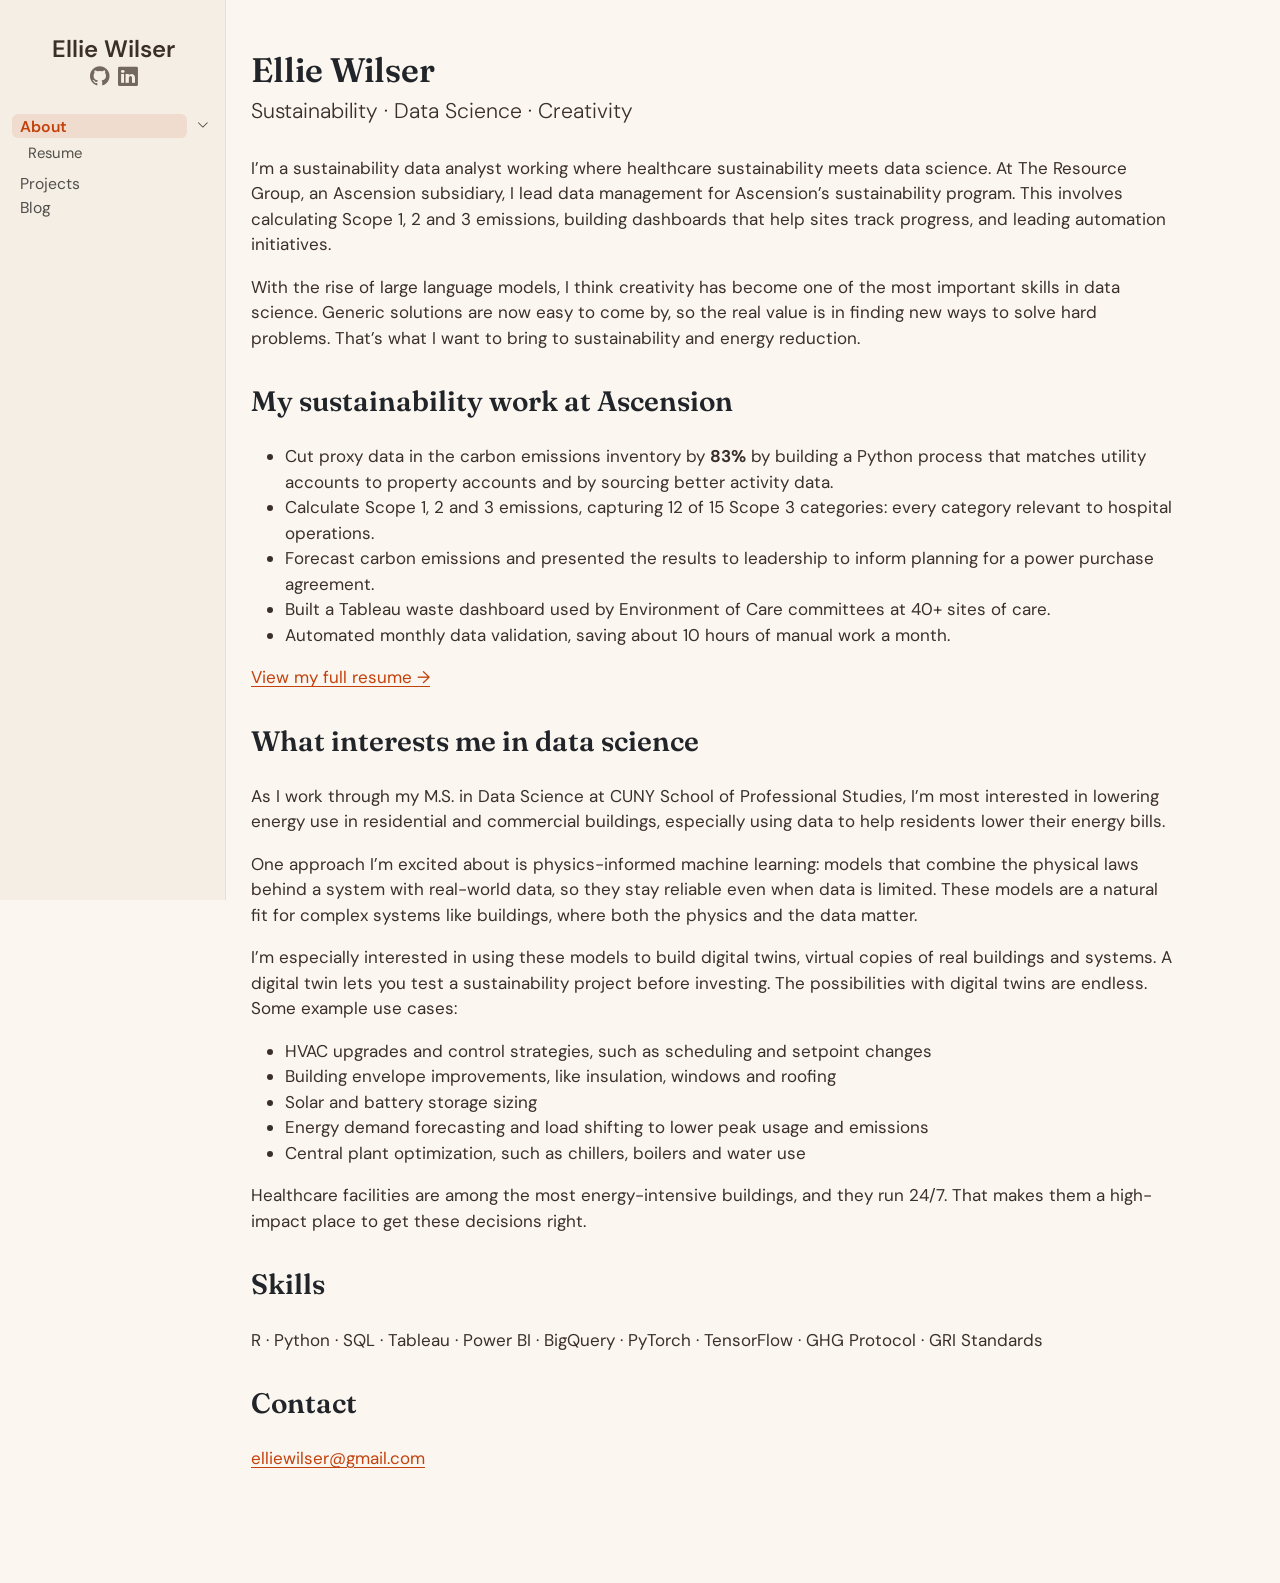
<file: docs/index.html>
<!DOCTYPE html>
<html xmlns="http://www.w3.org/1999/xhtml" lang="en" xml:lang="en"><head>

<meta charset="utf-8">
<meta name="generator" content="quarto-1.9.38">

<meta name="viewport" content="width=device-width, initial-scale=1.0, user-scalable=yes">


<title>About – Ellie Wilser</title>
<style>
/* Default styles provided by pandoc.
** See https://pandoc.org/MANUAL.html#variables-for-html for config info.
*/
code{white-space: pre-wrap;}
span.smallcaps{font-variant: small-caps;}
div.columns{display: flex; gap: min(4vw, 1.5em);}
div.column{flex: auto; overflow-x: auto;}
div.hanging-indent{margin-left: 1.5em; text-indent: -1.5em;}
ul.task-list{list-style: none;}
ul.task-list li input[type="checkbox"] {
  width: 0.8em;
  margin: 0 0.8em 0.2em -1em; /* quarto-specific, see https://github.com/quarto-dev/quarto-cli/issues/4556 */ 
  vertical-align: middle;
}
</style>


<script src="site_libs/quarto-nav/quarto-nav.js"></script>
<script src="site_libs/quarto-nav/headroom.min.js"></script>
<script src="site_libs/clipboard/clipboard.min.js"></script>
<script src="site_libs/quarto-search/autocomplete.umd.js"></script>
<script src="site_libs/quarto-search/fuse.min.js"></script>
<script src="site_libs/quarto-search/quarto-search.js"></script>
<meta name="quarto:offset" content="./">
<script src="site_libs/quarto-html/quarto.js" type="module"></script>
<script src="site_libs/quarto-html/tabsets/tabsets.js" type="module"></script>
<script src="site_libs/quarto-html/popper.min.js"></script>
<script src="site_libs/quarto-html/tippy.umd.min.js"></script>
<link href="site_libs/quarto-html/tippy.css" rel="stylesheet">
<link href="site_libs/quarto-html/quarto-syntax-highlighting-15634bcf2e68342d4ad2dfa704d543f6.css" rel="stylesheet" id="quarto-text-highlighting-styles">
<script src="site_libs/bootstrap/bootstrap.min.js"></script>
<link href="site_libs/bootstrap/bootstrap-icons.css" rel="stylesheet">
<link href="site_libs/bootstrap/bootstrap-99a7658da06e29db723f467a53bb59e9.min.css" rel="stylesheet" append-hash="true" id="quarto-bootstrap" data-mode="light">
<script id="quarto-search-options" type="application/json">{
  "location": "sidebar",
  "copy-button": false,
  "collapse-after": 3,
  "panel-placement": "start",
  "type": "textbox",
  "limit": 50,
  "keyboard-shortcut": [
    "f",
    "/",
    "s"
  ],
  "show-item-context": false,
  "language": {
    "search-no-results-text": "No results",
    "search-matching-documents-text": "matching documents",
    "search-copy-link-title": "Copy link to search",
    "search-hide-matches-text": "Hide additional matches",
    "search-more-match-text": "more match in this document",
    "search-more-matches-text": "more matches in this document",
    "search-clear-button-title": "Clear",
    "search-text-placeholder": "",
    "search-detached-cancel-button-title": "Cancel",
    "search-submit-button-title": "Submit",
    "search-label": "Search"
  }
}</script>


</head>

<body class="nav-sidebar docked fullcontent quarto-light">

<div id="quarto-search-results"></div>
  <header id="quarto-header" class="headroom fixed-top">
  <nav class="quarto-secondary-nav">
    <div class="container-fluid d-flex">
      <button type="button" class="quarto-btn-toggle btn" data-bs-toggle="collapse" role="button" data-bs-target=".quarto-sidebar-collapse-item" aria-controls="quarto-sidebar" aria-expanded="false" aria-label="Toggle sidebar navigation" onclick="if (window.quartoToggleHeadroom) { window.quartoToggleHeadroom(); }">
        <i class="bi bi-layout-text-sidebar-reverse"></i>
      </button>
        <nav class="quarto-page-breadcrumbs" aria-label="breadcrumb"><ol class="breadcrumb"><li class="breadcrumb-item"><a href="./index.html">About</a></li></ol></nav>
        <a class="flex-grow-1" role="navigation" data-bs-toggle="collapse" data-bs-target=".quarto-sidebar-collapse-item" aria-controls="quarto-sidebar" aria-expanded="false" aria-label="Toggle sidebar navigation" onclick="if (window.quartoToggleHeadroom) { window.quartoToggleHeadroom(); }">      
        </a>
    </div>
  </nav>
</header>
<!-- content -->
<div id="quarto-content" class="quarto-container page-columns page-rows-contents page-layout-article">
<!-- sidebar -->
  <nav id="quarto-sidebar" class="sidebar collapse collapse-horizontal quarto-sidebar-collapse-item sidebar-navigation docked overflow-auto">
    <div class="pt-lg-2 mt-2 text-left sidebar-header">
    <div class="sidebar-title mb-0 py-0">
      <a href="./">Ellie Wilser</a> 
        <div class="sidebar-tools-main">
    <a href="https://github.com/EllieWilser" title="GitHub" class="quarto-navigation-tool px-1" aria-label="GitHub"><i class="bi bi-github"></i></a>
    <a href="https://www.linkedin.com/in/ellie-wilser" title="LinkedIn" class="quarto-navigation-tool px-1" aria-label="LinkedIn"><i class="bi bi-linkedin"></i></a>
</div>
    </div>
      </div>
    <div class="sidebar-menu-container"> 
    <ul class="list-unstyled mt-1">
        <li class="sidebar-item sidebar-item-section">
      <div class="sidebar-item-container"> 
            <a href="./index.html" class="sidebar-item-text sidebar-link active">
 <span class="menu-text">About</span></a>
          <a class="sidebar-item-toggle text-start" data-bs-toggle="collapse" data-bs-target="#quarto-sidebar-section-1" role="navigation" aria-expanded="true" aria-label="Toggle section">
            <i class="bi bi-chevron-right ms-2"></i>
          </a> 
      </div>
      <ul id="quarto-sidebar-section-1" class="collapse list-unstyled sidebar-section depth1 show">  
          <li class="sidebar-item">
  <div class="sidebar-item-container"> 
  <a href="./resume.html" class="sidebar-item-text sidebar-link">
 <span class="menu-text">Resume</span></a>
  </div>
</li>
      </ul>
  </li>
        <li class="sidebar-item">
  <div class="sidebar-item-container"> 
  <a href="./projects.html" class="sidebar-item-text sidebar-link">
 <span class="menu-text">Projects</span></a>
  </div>
</li>
        <li class="sidebar-item">
  <div class="sidebar-item-container"> 
  <a href="./blog.html" class="sidebar-item-text sidebar-link">
 <span class="menu-text">Blog</span></a>
  </div>
</li>
    </ul>
    </div>
</nav>
<div id="quarto-sidebar-glass" class="quarto-sidebar-collapse-item" data-bs-toggle="collapse" data-bs-target=".quarto-sidebar-collapse-item"></div>
<!-- margin-sidebar -->
    
<!-- main -->
<div class="quarto-about-solana column-body">
  <div class="about-entity">
    <div class="entity-contents">
      <header id="title-block-header" class="quarto-title-block default">
<div class="quarto-title">
<h1 class="title">Ellie Wilser</h1>
<p class="subtitle lead">Sustainability · Data Science · Creativity</p>
</div>
<div class="quarto-title-meta">
  </div>
</header> 
      <div class="about-contents"><main class="content" id="quarto-document-content">
<p>I’m a sustainability data analyst working where healthcare sustainability meets data science. At The Resource Group, an Ascension subsidiary, I lead data management for Ascension’s sustainability program. This involves calculating Scope 1, 2 and 3 emissions, building dashboards that help sites track progress, and leading automation initiatives.</p>
<p>With the rise of large language models, I think creativity has become one of the most important skills in data science. Generic solutions are now easy to come by, so the real value is in finding new ways to solve hard problems. That’s what I want to bring to sustainability and energy reduction.</p>
<section id="my-sustainability-work-at-ascension" class="level2">
<h2 data-anchor-id="my-sustainability-work-at-ascension">My sustainability work at Ascension</h2>
<ul>
<li>Cut proxy data in the carbon emissions inventory by <strong>83%</strong> by building a Python process that matches utility accounts to property accounts and by sourcing better activity data.</li>
<li>Calculate Scope 1, 2 and 3 emissions, capturing 12 of 15 Scope 3 categories: every category relevant to hospital operations.</li>
<li>Forecast carbon emissions and presented the results to leadership to inform planning for a power purchase agreement.</li>
<li>Built a Tableau waste dashboard used by Environment of Care committees at 40+ sites of care.</li>
<li>Automated monthly data validation, saving about 10 hours of manual work a month.</li>
</ul>
<p><a href="./resume.html">View my full resume →</a></p>
</section>
<section id="what-interests-me-in-data-science" class="level2">
<h2 data-anchor-id="what-interests-me-in-data-science">What interests me in data science</h2>
<p>As I work through my M.S. in Data Science at CUNY School of Professional Studies, I’m most interested in lowering energy use in residential and commercial buildings, especially using data to help residents lower their energy bills.</p>
<p>One approach I’m excited about is physics-informed machine learning: models that combine the physical laws behind a system with real-world data, so they stay reliable even when data is limited. These models are a natural fit for complex systems like buildings, where both the physics and the data matter.</p>
<p>I’m especially interested in using these models to build digital twins, virtual copies of real buildings and systems. A digital twin lets you test a sustainability project before investing. The possibilities with digital twins are endless. Some example use cases:</p>
<ul>
<li>HVAC upgrades and control strategies, such as scheduling and setpoint changes</li>
<li>Building envelope improvements, like insulation, windows and roofing</li>
<li>Solar and battery storage sizing</li>
<li>Energy demand forecasting and load shifting to lower peak usage and emissions</li>
<li>Central plant optimization, such as chillers, boilers and water use</li>
</ul>
<p>Healthcare facilities are among the most energy-intensive buildings, and they run 24/7. That makes them a high-impact place to get these decisions right.</p>
</section>
<section id="skills" class="level2">
<h2 data-anchor-id="skills">Skills</h2>
<p>R · Python · SQL · Tableau · Power BI · BigQuery · PyTorch · TensorFlow · GHG Protocol · GRI Standards</p>
</section>
<section id="contact" class="level2">
<h2 data-anchor-id="contact">Contact</h2>
<p><a href="mailto:elliewilser@gmail.com">elliewilser@gmail.com</a></p>


</section>
</main></div>
    </div>
  </div>
</div>
 <!-- /main -->
<script id="quarto-html-after-body" type="application/javascript">
  window.document.addEventListener("DOMContentLoaded", function (event) {
    const isCodeAnnotation = (el) => {
      for (const clz of el.classList) {
        if (clz.startsWith('code-annotation-')) {                     
          return true;
        }
      }
      return false;
    }
    const onCopySuccess = function(e) {
      // button target
      const button = e.trigger;
      // don't keep focus
      button.blur();
      // flash "checked"
      button.classList.add('code-copy-button-checked');
      var currentTitle = button.getAttribute("title");
      button.setAttribute("title", "Copied!");
      let tooltip;
      if (window.bootstrap) {
        button.setAttribute("data-bs-toggle", "tooltip");
        button.setAttribute("data-bs-placement", "left");
        button.setAttribute("data-bs-title", "Copied!");
        tooltip = new bootstrap.Tooltip(button, 
          { trigger: "manual", 
            customClass: "code-copy-button-tooltip",
            offset: [0, -8]});
        tooltip.show();    
      }
      setTimeout(function() {
        if (tooltip) {
          tooltip.hide();
          button.removeAttribute("data-bs-title");
          button.removeAttribute("data-bs-toggle");
          button.removeAttribute("data-bs-placement");
        }
        button.setAttribute("title", currentTitle);
        button.classList.remove('code-copy-button-checked');
      }, 1000);
      // clear code selection
      e.clearSelection();
    }
    const getTextToCopy = function(trigger) {
      const outerScaffold = trigger.parentElement.cloneNode(true);
      const codeEl = outerScaffold.querySelector('code');
      for (const childEl of codeEl.children) {
        if (isCodeAnnotation(childEl)) {
          childEl.remove();
        }
      }
      return codeEl.innerText;
    }
    const clipboard = new window.ClipboardJS('.code-copy-button:not([data-in-quarto-modal])', {
      text: getTextToCopy
    });
    clipboard.on('success', onCopySuccess);
    if (window.document.getElementById('quarto-embedded-source-code-modal')) {
      const clipboardModal = new window.ClipboardJS('.code-copy-button[data-in-quarto-modal]', {
        text: getTextToCopy,
        container: window.document.getElementById('quarto-embedded-source-code-modal')
      });
      clipboardModal.on('success', onCopySuccess);
    }
      var localhostRegex = new RegExp(/^(?:http|https):\/\/localhost\:?[0-9]*\//);
      var mailtoRegex = new RegExp(/^mailto:/);
        var filterRegex = new RegExp('/' + window.location.host + '/');
      var isInternal = (href) => {
          return filterRegex.test(href) || localhostRegex.test(href) || mailtoRegex.test(href);
      }
      // Inspect non-navigation links and adorn them if external
     var links = window.document.querySelectorAll('a[href]:not(.nav-link):not(.navbar-brand):not(.toc-action):not(.sidebar-link):not(.sidebar-item-toggle):not(.pagination-link):not(.no-external):not([aria-hidden]):not(.dropdown-item):not(.quarto-navigation-tool):not(.about-link)');
      for (var i=0; i<links.length; i++) {
        const link = links[i];
        if (!isInternal(link.href)) {
          // undo the damage that might have been done by quarto-nav.js in the case of
          // links that we want to consider external
          if (link.dataset.originalHref !== undefined) {
            link.href = link.dataset.originalHref;
          }
            // target, if specified
            link.setAttribute("target", "_blank");
            if (link.getAttribute("rel") === null) {
              link.setAttribute("rel", "noopener");
            }
        }
      }
    function tippyHover(el, contentFn, onTriggerFn, onUntriggerFn) {
      const config = {
        allowHTML: true,
        maxWidth: 500,
        delay: 100,
        arrow: false,
        appendTo: function(el) {
            return el.parentElement;
        },
        interactive: true,
        interactiveBorder: 10,
        theme: 'quarto',
        placement: 'bottom-start',
      };
      if (contentFn) {
        config.content = contentFn;
      }
      if (onTriggerFn) {
        config.onTrigger = onTriggerFn;
      }
      if (onUntriggerFn) {
        config.onUntrigger = onUntriggerFn;
      }
      window.tippy(el, config); 
    }
    const noterefs = window.document.querySelectorAll('a[role="doc-noteref"]');
    for (var i=0; i<noterefs.length; i++) {
      const ref = noterefs[i];
      tippyHover(ref, function() {
        // use id or data attribute instead here
        let href = ref.getAttribute('data-footnote-href') || ref.getAttribute('href');
        try { href = new URL(href).hash; } catch {}
        const id = href.replace(/^#\/?/, "");
        const note = window.document.getElementById(id);
        if (note) {
          return note.innerHTML;
        } else {
          return "";
        }
      });
    }
    const xrefs = window.document.querySelectorAll('a.quarto-xref');
    const processXRef = (id, note) => {
      // Strip column container classes
      const stripColumnClz = (el) => {
        el.classList.remove("page-full", "page-columns");
        if (el.children) {
          for (const child of el.children) {
            stripColumnClz(child);
          }
        }
      }
      stripColumnClz(note)
      if (id === null || id.startsWith('sec-')) {
        // Special case sections, only their first couple elements
        const container = document.createElement("div");
        if (note.children && note.children.length > 2) {
          container.appendChild(note.children[0].cloneNode(true));
          for (let i = 1; i < note.children.length; i++) {
            const child = note.children[i];
            if (child.tagName === "P" && child.innerText === "") {
              continue;
            } else {
              container.appendChild(child.cloneNode(true));
              break;
            }
          }
          if (window.Quarto?.typesetMath) {
            window.Quarto.typesetMath(container);
          }
          return container.innerHTML
        } else {
          if (window.Quarto?.typesetMath) {
            window.Quarto.typesetMath(note);
          }
          return note.innerHTML;
        }
      } else {
        // Remove any anchor links if they are present
        const anchorLink = note.querySelector('a.anchorjs-link');
        if (anchorLink) {
          anchorLink.remove();
        }
        if (window.Quarto?.typesetMath) {
          window.Quarto.typesetMath(note);
        }
        if (note.classList.contains("callout")) {
          return note.outerHTML;
        } else {
          return note.innerHTML;
        }
      }
    }
    for (var i=0; i<xrefs.length; i++) {
      const xref = xrefs[i];
      tippyHover(xref, undefined, function(instance) {
        instance.disable();
        let url = xref.getAttribute('href');
        let hash = undefined; 
        if (url.startsWith('#')) {
          hash = url;
        } else {
          try { hash = new URL(url).hash; } catch {}
        }
        if (hash) {
          const id = hash.replace(/^#\/?/, "");
          const note = window.document.getElementById(id);
          if (note !== null) {
            try {
              const html = processXRef(id, note.cloneNode(true));
              instance.setContent(html);
            } finally {
              instance.enable();
              instance.show();
            }
          } else {
            // See if we can fetch this
            fetch(url.split('#')[0])
            .then(res => res.text())
            .then(html => {
              const parser = new DOMParser();
              const htmlDoc = parser.parseFromString(html, "text/html");
              const note = htmlDoc.getElementById(id);
              if (note !== null) {
                const html = processXRef(id, note);
                instance.setContent(html);
              } 
            }).finally(() => {
              instance.enable();
              instance.show();
            });
          }
        } else {
          // See if we can fetch a full url (with no hash to target)
          // This is a special case and we should probably do some content thinning / targeting
          fetch(url)
          .then(res => res.text())
          .then(html => {
            const parser = new DOMParser();
            const htmlDoc = parser.parseFromString(html, "text/html");
            const note = htmlDoc.querySelector('main.content');
            if (note !== null) {
              // This should only happen for chapter cross references
              // (since there is no id in the URL)
              // remove the first header
              if (note.children.length > 0 && note.children[0].tagName === "HEADER") {
                note.children[0].remove();
              }
              const html = processXRef(null, note);
              instance.setContent(html);
            } 
          }).finally(() => {
            instance.enable();
            instance.show();
          });
        }
      }, function(instance) {
      });
    }
        let selectedAnnoteEl;
        const selectorForAnnotation = ( cell, annotation) => {
          let cellAttr = 'data-code-cell="' + cell + '"';
          let lineAttr = 'data-code-annotation="' +  annotation + '"';
          const selector = 'span[' + cellAttr + '][' + lineAttr + ']';
          return selector;
        }
        const selectCodeLines = (annoteEl) => {
          const doc = window.document;
          const targetCell = annoteEl.getAttribute("data-target-cell");
          const targetAnnotation = annoteEl.getAttribute("data-target-annotation");
          const annoteSpan = window.document.querySelector(selectorForAnnotation(targetCell, targetAnnotation));
          const lines = annoteSpan.getAttribute("data-code-lines").split(",");
          const lineIds = lines.map((line) => {
            return targetCell + "-" + line;
          })
          let top = null;
          let height = null;
          let parent = null;
          if (lineIds.length > 0) {
              //compute the position of the single el (top and bottom and make a div)
              const el = window.document.getElementById(lineIds[0]);
              top = el.offsetTop;
              height = el.offsetHeight;
              parent = el.parentElement.parentElement;
            if (lineIds.length > 1) {
              const lastEl = window.document.getElementById(lineIds[lineIds.length - 1]);
              const bottom = lastEl.offsetTop + lastEl.offsetHeight;
              height = bottom - top;
            }
            if (top !== null && height !== null && parent !== null) {
              // cook up a div (if necessary) and position it 
              let div = window.document.getElementById("code-annotation-line-highlight");
              if (div === null) {
                div = window.document.createElement("div");
                div.setAttribute("id", "code-annotation-line-highlight");
                div.style.position = 'absolute';
                parent.appendChild(div);
              }
              div.style.top = top - 2 + "px";
              div.style.height = height + 4 + "px";
              div.style.left = 0;
              let gutterDiv = window.document.getElementById("code-annotation-line-highlight-gutter");
              if (gutterDiv === null) {
                gutterDiv = window.document.createElement("div");
                gutterDiv.setAttribute("id", "code-annotation-line-highlight-gutter");
                gutterDiv.style.position = 'absolute';
                const codeCell = window.document.getElementById(targetCell);
                const gutter = codeCell.querySelector('.code-annotation-gutter');
                gutter.appendChild(gutterDiv);
              }
              gutterDiv.style.top = top - 2 + "px";
              gutterDiv.style.height = height + 4 + "px";
            }
            selectedAnnoteEl = annoteEl;
          }
        };
        const unselectCodeLines = () => {
          const elementsIds = ["code-annotation-line-highlight", "code-annotation-line-highlight-gutter"];
          elementsIds.forEach((elId) => {
            const div = window.document.getElementById(elId);
            if (div) {
              div.remove();
            }
          });
          selectedAnnoteEl = undefined;
        };
          // Handle positioning of the toggle
      window.addEventListener(
        "resize",
        throttle(() => {
          elRect = undefined;
          if (selectedAnnoteEl) {
            selectCodeLines(selectedAnnoteEl);
          }
        }, 10)
      );
      function throttle(fn, ms) {
      let throttle = false;
      let timer;
        return (...args) => {
          if(!throttle) { // first call gets through
              fn.apply(this, args);
              throttle = true;
          } else { // all the others get throttled
              if(timer) clearTimeout(timer); // cancel #2
              timer = setTimeout(() => {
                fn.apply(this, args);
                timer = throttle = false;
              }, ms);
          }
        };
      }
        // Attach click handler to the DT
        const annoteDls = window.document.querySelectorAll('dt[data-target-cell]');
        for (const annoteDlNode of annoteDls) {
          annoteDlNode.addEventListener('click', (event) => {
            const clickedEl = event.target;
            if (clickedEl !== selectedAnnoteEl) {
              unselectCodeLines();
              const activeEl = window.document.querySelector('dt[data-target-cell].code-annotation-active');
              if (activeEl) {
                activeEl.classList.remove('code-annotation-active');
              }
              selectCodeLines(clickedEl);
              clickedEl.classList.add('code-annotation-active');
            } else {
              // Unselect the line
              unselectCodeLines();
              clickedEl.classList.remove('code-annotation-active');
            }
          });
        }
    const findCites = (el) => {
      const parentEl = el.parentElement;
      if (parentEl) {
        const cites = parentEl.dataset.cites;
        if (cites) {
          return {
            el,
            cites: cites.split(' ')
          };
        } else {
          return findCites(el.parentElement)
        }
      } else {
        return undefined;
      }
    };
    var bibliorefs = window.document.querySelectorAll('a[role="doc-biblioref"]');
    for (var i=0; i<bibliorefs.length; i++) {
      const ref = bibliorefs[i];
      const citeInfo = findCites(ref);
      if (citeInfo) {
        tippyHover(citeInfo.el, function() {
          var popup = window.document.createElement('div');
          citeInfo.cites.forEach(function(cite) {
            var citeDiv = window.document.createElement('div');
            citeDiv.classList.add('hanging-indent');
            citeDiv.classList.add('csl-entry');
            var biblioDiv = window.document.getElementById('ref-' + cite);
            if (biblioDiv) {
              citeDiv.innerHTML = biblioDiv.innerHTML;
            }
            popup.appendChild(citeDiv);
          });
          return popup.innerHTML;
        });
      }
    }
  });
  </script>
</div> <!-- /content -->




</body></html>
</file>
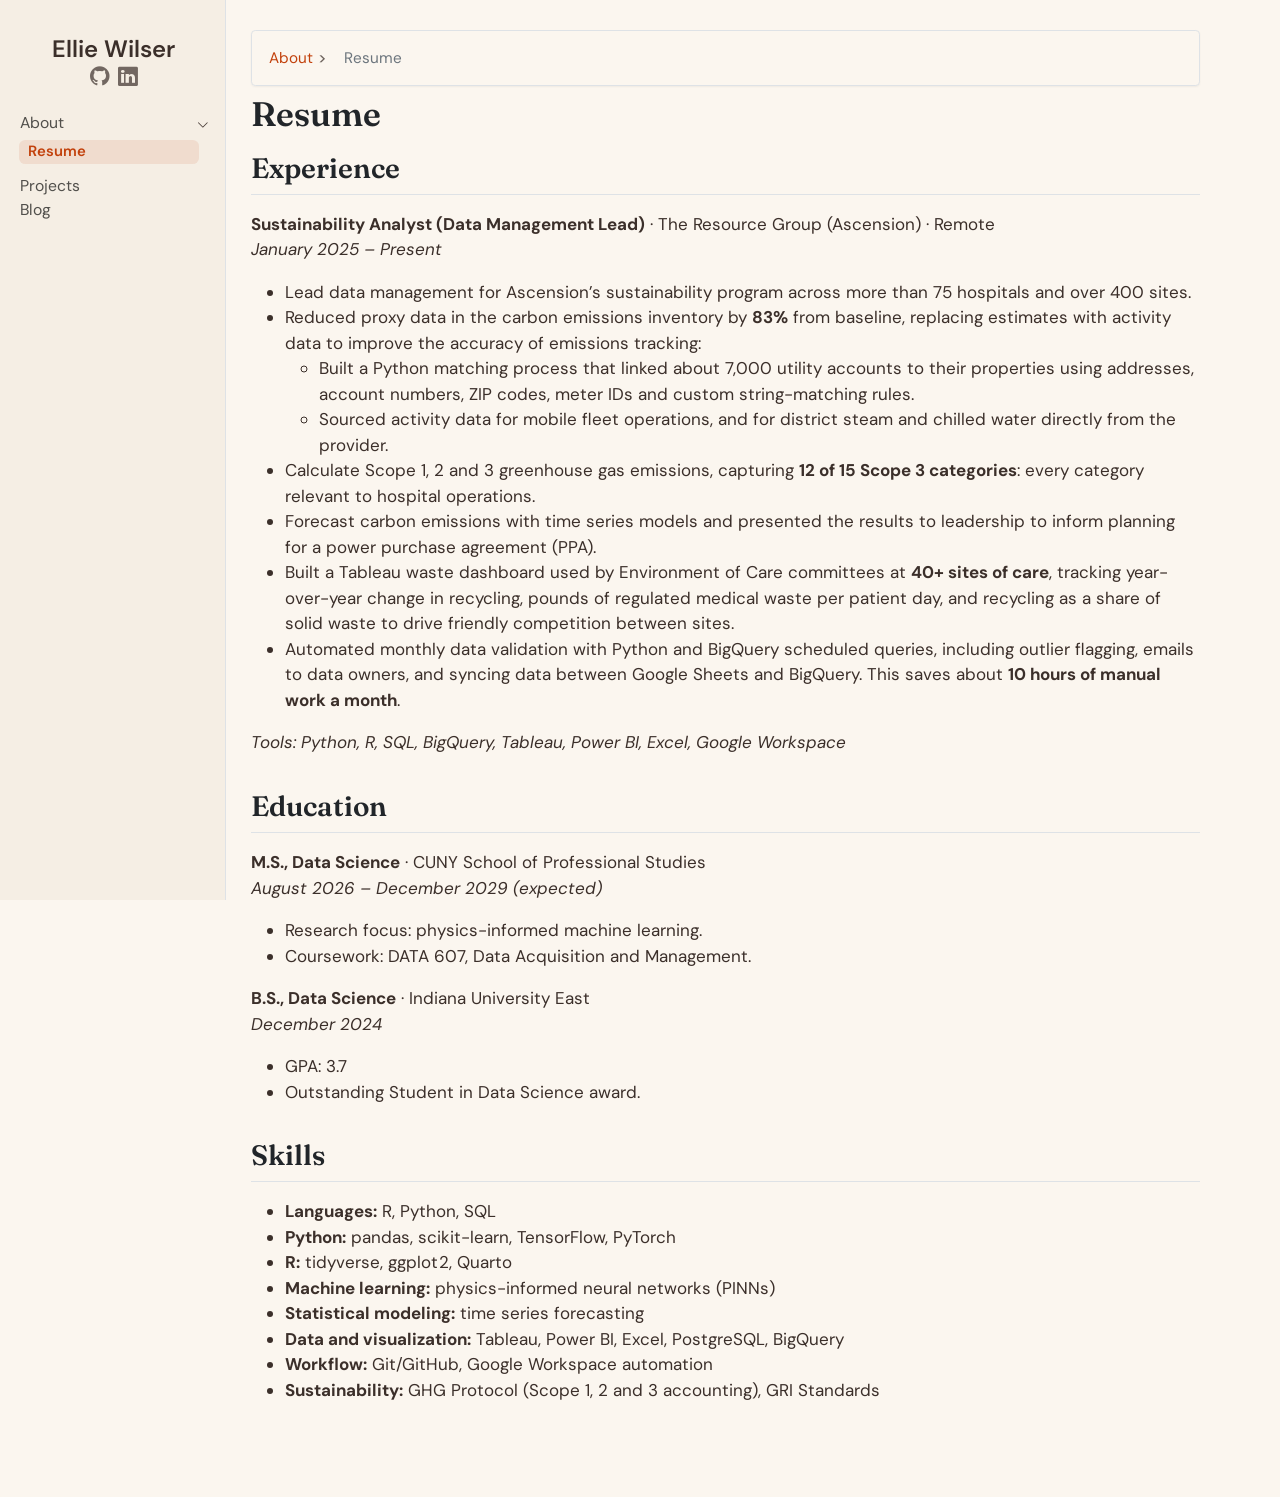
<file: docs/resume.html>
<!DOCTYPE html>
<html xmlns="http://www.w3.org/1999/xhtml" lang="en" xml:lang="en"><head>

<meta charset="utf-8">
<meta name="generator" content="quarto-1.9.38">

<meta name="viewport" content="width=device-width, initial-scale=1.0, user-scalable=yes">


<title>Resume – Ellie Wilser</title>
<style>
/* Default styles provided by pandoc.
** See https://pandoc.org/MANUAL.html#variables-for-html for config info.
*/
code{white-space: pre-wrap;}
span.smallcaps{font-variant: small-caps;}
div.columns{display: flex; gap: min(4vw, 1.5em);}
div.column{flex: auto; overflow-x: auto;}
div.hanging-indent{margin-left: 1.5em; text-indent: -1.5em;}
ul.task-list{list-style: none;}
ul.task-list li input[type="checkbox"] {
  width: 0.8em;
  margin: 0 0.8em 0.2em -1em; /* quarto-specific, see https://github.com/quarto-dev/quarto-cli/issues/4556 */ 
  vertical-align: middle;
}
</style>


<script src="site_libs/quarto-nav/quarto-nav.js"></script>
<script src="site_libs/quarto-nav/headroom.min.js"></script>
<script src="site_libs/clipboard/clipboard.min.js"></script>
<script src="site_libs/quarto-search/autocomplete.umd.js"></script>
<script src="site_libs/quarto-search/fuse.min.js"></script>
<script src="site_libs/quarto-search/quarto-search.js"></script>
<meta name="quarto:offset" content="./">
<script src="site_libs/quarto-html/quarto.js" type="module"></script>
<script src="site_libs/quarto-html/tabsets/tabsets.js" type="module"></script>
<script src="site_libs/quarto-html/popper.min.js"></script>
<script src="site_libs/quarto-html/tippy.umd.min.js"></script>
<script src="site_libs/quarto-html/anchor.min.js"></script>
<link href="site_libs/quarto-html/tippy.css" rel="stylesheet">
<link href="site_libs/quarto-html/quarto-syntax-highlighting-15634bcf2e68342d4ad2dfa704d543f6.css" rel="stylesheet" id="quarto-text-highlighting-styles">
<script src="site_libs/bootstrap/bootstrap.min.js"></script>
<link href="site_libs/bootstrap/bootstrap-icons.css" rel="stylesheet">
<link href="site_libs/bootstrap/bootstrap-99a7658da06e29db723f467a53bb59e9.min.css" rel="stylesheet" append-hash="true" id="quarto-bootstrap" data-mode="light">
<script id="quarto-search-options" type="application/json">{
  "location": "sidebar",
  "copy-button": false,
  "collapse-after": 3,
  "panel-placement": "start",
  "type": "textbox",
  "limit": 50,
  "keyboard-shortcut": [
    "f",
    "/",
    "s"
  ],
  "show-item-context": false,
  "language": {
    "search-no-results-text": "No results",
    "search-matching-documents-text": "matching documents",
    "search-copy-link-title": "Copy link to search",
    "search-hide-matches-text": "Hide additional matches",
    "search-more-match-text": "more match in this document",
    "search-more-matches-text": "more matches in this document",
    "search-clear-button-title": "Clear",
    "search-text-placeholder": "",
    "search-detached-cancel-button-title": "Cancel",
    "search-submit-button-title": "Submit",
    "search-label": "Search"
  }
}</script>


</head>

<body class="nav-sidebar docked fullcontent quarto-light">

<div id="quarto-search-results"></div>
  <header id="quarto-header" class="headroom fixed-top">
  <nav class="quarto-secondary-nav">
    <div class="container-fluid d-flex">
      <button type="button" class="quarto-btn-toggle btn" data-bs-toggle="collapse" role="button" data-bs-target=".quarto-sidebar-collapse-item" aria-controls="quarto-sidebar" aria-expanded="false" aria-label="Toggle sidebar navigation" onclick="if (window.quartoToggleHeadroom) { window.quartoToggleHeadroom(); }">
        <i class="bi bi-layout-text-sidebar-reverse"></i>
      </button>
        <nav class="quarto-page-breadcrumbs" aria-label="breadcrumb"><ol class="breadcrumb"><li class="breadcrumb-item"><a href="./index.html">About</a></li><li class="breadcrumb-item"><a href="./resume.html">Resume</a></li></ol></nav>
        <a class="flex-grow-1" role="navigation" data-bs-toggle="collapse" data-bs-target=".quarto-sidebar-collapse-item" aria-controls="quarto-sidebar" aria-expanded="false" aria-label="Toggle sidebar navigation" onclick="if (window.quartoToggleHeadroom) { window.quartoToggleHeadroom(); }">      
        </a>
    </div>
  </nav>
</header>
<!-- content -->
<div id="quarto-content" class="quarto-container page-columns page-rows-contents page-layout-article">
<!-- sidebar -->
  <nav id="quarto-sidebar" class="sidebar collapse collapse-horizontal quarto-sidebar-collapse-item sidebar-navigation docked overflow-auto">
    <div class="pt-lg-2 mt-2 text-left sidebar-header">
    <div class="sidebar-title mb-0 py-0">
      <a href="./">Ellie Wilser</a> 
        <div class="sidebar-tools-main">
    <a href="https://github.com/EllieWilser" title="GitHub" class="quarto-navigation-tool px-1" aria-label="GitHub"><i class="bi bi-github"></i></a>
    <a href="https://www.linkedin.com/in/ellie-wilser" title="LinkedIn" class="quarto-navigation-tool px-1" aria-label="LinkedIn"><i class="bi bi-linkedin"></i></a>
</div>
    </div>
      </div>
    <div class="sidebar-menu-container"> 
    <ul class="list-unstyled mt-1">
        <li class="sidebar-item sidebar-item-section">
      <div class="sidebar-item-container"> 
            <a href="./index.html" class="sidebar-item-text sidebar-link">
 <span class="menu-text">About</span></a>
          <a class="sidebar-item-toggle text-start" data-bs-toggle="collapse" data-bs-target="#quarto-sidebar-section-1" role="navigation" aria-expanded="true" aria-label="Toggle section">
            <i class="bi bi-chevron-right ms-2"></i>
          </a> 
      </div>
      <ul id="quarto-sidebar-section-1" class="collapse list-unstyled sidebar-section depth1 show">  
          <li class="sidebar-item">
  <div class="sidebar-item-container"> 
  <a href="./resume.html" class="sidebar-item-text sidebar-link active">
 <span class="menu-text">Resume</span></a>
  </div>
</li>
      </ul>
  </li>
        <li class="sidebar-item">
  <div class="sidebar-item-container"> 
  <a href="./projects.html" class="sidebar-item-text sidebar-link">
 <span class="menu-text">Projects</span></a>
  </div>
</li>
        <li class="sidebar-item">
  <div class="sidebar-item-container"> 
  <a href="./blog.html" class="sidebar-item-text sidebar-link">
 <span class="menu-text">Blog</span></a>
  </div>
</li>
    </ul>
    </div>
</nav>
<div id="quarto-sidebar-glass" class="quarto-sidebar-collapse-item" data-bs-toggle="collapse" data-bs-target=".quarto-sidebar-collapse-item"></div>
<!-- margin-sidebar -->
    
<!-- main -->
<main class="content" id="quarto-document-content">

<header id="title-block-header" class="quarto-title-block default"><nav class="quarto-page-breadcrumbs quarto-title-breadcrumbs d-none d-lg-block" aria-label="breadcrumb"><ol class="breadcrumb"><li class="breadcrumb-item"><a href="./index.html">About</a></li><li class="breadcrumb-item"><a href="./resume.html">Resume</a></li></ol></nav>
<div class="quarto-title">
<h1 class="title">Resume</h1>
</div>



<div class="quarto-title-meta">

    
  
    
  </div>
  


</header>


<!--
To offer a downloadable PDF: save it in this folder as resume.pdf, then
uncomment the line below.

[Download PDF](resume.pdf){.btn .btn-primary}
-->
<section id="experience" class="level2">
<h2 class="anchored" data-anchor-id="experience">Experience</h2>
<p><strong>Sustainability Analyst (Data Management Lead)</strong> · The Resource Group (Ascension) · Remote<br>
<em>January 2025 – Present</em></p>
<ul>
<li>Lead data management for Ascension’s sustainability program across more than 75 hospitals and over 400 sites.</li>
<li>Reduced proxy data in the carbon emissions inventory by <strong>83%</strong> from baseline, replacing estimates with activity data to improve the accuracy of emissions tracking:
<ul>
<li>Built a Python matching process that linked about 7,000 utility accounts to their properties using addresses, account numbers, ZIP codes, meter IDs and custom string-matching rules.</li>
<li>Sourced activity data for mobile fleet operations, and for district steam and chilled water directly from the provider.</li>
</ul></li>
<li>Calculate Scope 1, 2 and 3 greenhouse gas emissions, capturing <strong>12 of 15 Scope 3 categories</strong>: every category relevant to hospital operations.</li>
<li>Forecast carbon emissions with time series models and presented the results to leadership to inform planning for a power purchase agreement (PPA).</li>
<li>Built a Tableau waste dashboard used by Environment of Care committees at <strong>40+ sites of care</strong>, tracking year-over-year change in recycling, pounds of regulated medical waste per patient day, and recycling as a share of solid waste to drive friendly competition between sites.</li>
<li>Automated monthly data validation with Python and BigQuery scheduled queries, including outlier flagging, emails to data owners, and syncing data between Google Sheets and BigQuery. This saves about <strong>10 hours of manual work a month</strong>.</li>
</ul>
<p><em>Tools: Python, R, SQL, BigQuery, Tableau, Power BI, Excel, Google Workspace</em></p>
</section>
<section id="education" class="level2">
<h2 class="anchored" data-anchor-id="education">Education</h2>
<p><strong>M.S., Data Science</strong> · CUNY School of Professional Studies<br>
<em>August 2026 – December 2029 (expected)</em></p>
<ul>
<li>Research focus: physics-informed machine learning.</li>
<li>Coursework: DATA 607, Data Acquisition and Management.</li>
</ul>
<p><strong>B.S., Data Science</strong> · Indiana University East<br>
<em>December 2024</em></p>
<ul>
<li>GPA: 3.7</li>
<li>Outstanding Student in Data Science award.</li>
</ul>
</section>
<section id="skills" class="level2">
<h2 class="anchored" data-anchor-id="skills">Skills</h2>
<ul>
<li><strong>Languages:</strong> R, Python, SQL</li>
<li><strong>Python:</strong> pandas, scikit-learn, TensorFlow, PyTorch</li>
<li><strong>R:</strong> tidyverse, ggplot2, Quarto</li>
<li><strong>Machine learning:</strong> physics-informed neural networks (PINNs)</li>
<li><strong>Statistical modeling:</strong> time series forecasting</li>
<li><strong>Data and visualization:</strong> Tableau, Power BI, Excel, PostgreSQL, BigQuery</li>
<li><strong>Workflow:</strong> Git/GitHub, Google Workspace automation</li>
<li><strong>Sustainability:</strong> GHG Protocol (Scope 1, 2 and 3 accounting), GRI Standards</li>
</ul>


</section>

</main> <!-- /main -->
<script id="quarto-html-after-body" type="application/javascript">
  window.document.addEventListener("DOMContentLoaded", function (event) {
    const icon = "";
    const anchorJS = new window.AnchorJS();
    anchorJS.options = {
      placement: 'right',
      icon: icon
    };
    anchorJS.add('.anchored');
    const isCodeAnnotation = (el) => {
      for (const clz of el.classList) {
        if (clz.startsWith('code-annotation-')) {                     
          return true;
        }
      }
      return false;
    }
    const onCopySuccess = function(e) {
      // button target
      const button = e.trigger;
      // don't keep focus
      button.blur();
      // flash "checked"
      button.classList.add('code-copy-button-checked');
      var currentTitle = button.getAttribute("title");
      button.setAttribute("title", "Copied!");
      let tooltip;
      if (window.bootstrap) {
        button.setAttribute("data-bs-toggle", "tooltip");
        button.setAttribute("data-bs-placement", "left");
        button.setAttribute("data-bs-title", "Copied!");
        tooltip = new bootstrap.Tooltip(button, 
          { trigger: "manual", 
            customClass: "code-copy-button-tooltip",
            offset: [0, -8]});
        tooltip.show();    
      }
      setTimeout(function() {
        if (tooltip) {
          tooltip.hide();
          button.removeAttribute("data-bs-title");
          button.removeAttribute("data-bs-toggle");
          button.removeAttribute("data-bs-placement");
        }
        button.setAttribute("title", currentTitle);
        button.classList.remove('code-copy-button-checked');
      }, 1000);
      // clear code selection
      e.clearSelection();
    }
    const getTextToCopy = function(trigger) {
      const outerScaffold = trigger.parentElement.cloneNode(true);
      const codeEl = outerScaffold.querySelector('code');
      for (const childEl of codeEl.children) {
        if (isCodeAnnotation(childEl)) {
          childEl.remove();
        }
      }
      return codeEl.innerText;
    }
    const clipboard = new window.ClipboardJS('.code-copy-button:not([data-in-quarto-modal])', {
      text: getTextToCopy
    });
    clipboard.on('success', onCopySuccess);
    if (window.document.getElementById('quarto-embedded-source-code-modal')) {
      const clipboardModal = new window.ClipboardJS('.code-copy-button[data-in-quarto-modal]', {
        text: getTextToCopy,
        container: window.document.getElementById('quarto-embedded-source-code-modal')
      });
      clipboardModal.on('success', onCopySuccess);
    }
      var localhostRegex = new RegExp(/^(?:http|https):\/\/localhost\:?[0-9]*\//);
      var mailtoRegex = new RegExp(/^mailto:/);
        var filterRegex = new RegExp('/' + window.location.host + '/');
      var isInternal = (href) => {
          return filterRegex.test(href) || localhostRegex.test(href) || mailtoRegex.test(href);
      }
      // Inspect non-navigation links and adorn them if external
     var links = window.document.querySelectorAll('a[href]:not(.nav-link):not(.navbar-brand):not(.toc-action):not(.sidebar-link):not(.sidebar-item-toggle):not(.pagination-link):not(.no-external):not([aria-hidden]):not(.dropdown-item):not(.quarto-navigation-tool):not(.about-link)');
      for (var i=0; i<links.length; i++) {
        const link = links[i];
        if (!isInternal(link.href)) {
          // undo the damage that might have been done by quarto-nav.js in the case of
          // links that we want to consider external
          if (link.dataset.originalHref !== undefined) {
            link.href = link.dataset.originalHref;
          }
            // target, if specified
            link.setAttribute("target", "_blank");
            if (link.getAttribute("rel") === null) {
              link.setAttribute("rel", "noopener");
            }
        }
      }
    function tippyHover(el, contentFn, onTriggerFn, onUntriggerFn) {
      const config = {
        allowHTML: true,
        maxWidth: 500,
        delay: 100,
        arrow: false,
        appendTo: function(el) {
            return el.parentElement;
        },
        interactive: true,
        interactiveBorder: 10,
        theme: 'quarto',
        placement: 'bottom-start',
      };
      if (contentFn) {
        config.content = contentFn;
      }
      if (onTriggerFn) {
        config.onTrigger = onTriggerFn;
      }
      if (onUntriggerFn) {
        config.onUntrigger = onUntriggerFn;
      }
      window.tippy(el, config); 
    }
    const noterefs = window.document.querySelectorAll('a[role="doc-noteref"]');
    for (var i=0; i<noterefs.length; i++) {
      const ref = noterefs[i];
      tippyHover(ref, function() {
        // use id or data attribute instead here
        let href = ref.getAttribute('data-footnote-href') || ref.getAttribute('href');
        try { href = new URL(href).hash; } catch {}
        const id = href.replace(/^#\/?/, "");
        const note = window.document.getElementById(id);
        if (note) {
          return note.innerHTML;
        } else {
          return "";
        }
      });
    }
    const xrefs = window.document.querySelectorAll('a.quarto-xref');
    const processXRef = (id, note) => {
      // Strip column container classes
      const stripColumnClz = (el) => {
        el.classList.remove("page-full", "page-columns");
        if (el.children) {
          for (const child of el.children) {
            stripColumnClz(child);
          }
        }
      }
      stripColumnClz(note)
      if (id === null || id.startsWith('sec-')) {
        // Special case sections, only their first couple elements
        const container = document.createElement("div");
        if (note.children && note.children.length > 2) {
          container.appendChild(note.children[0].cloneNode(true));
          for (let i = 1; i < note.children.length; i++) {
            const child = note.children[i];
            if (child.tagName === "P" && child.innerText === "") {
              continue;
            } else {
              container.appendChild(child.cloneNode(true));
              break;
            }
          }
          if (window.Quarto?.typesetMath) {
            window.Quarto.typesetMath(container);
          }
          return container.innerHTML
        } else {
          if (window.Quarto?.typesetMath) {
            window.Quarto.typesetMath(note);
          }
          return note.innerHTML;
        }
      } else {
        // Remove any anchor links if they are present
        const anchorLink = note.querySelector('a.anchorjs-link');
        if (anchorLink) {
          anchorLink.remove();
        }
        if (window.Quarto?.typesetMath) {
          window.Quarto.typesetMath(note);
        }
        if (note.classList.contains("callout")) {
          return note.outerHTML;
        } else {
          return note.innerHTML;
        }
      }
    }
    for (var i=0; i<xrefs.length; i++) {
      const xref = xrefs[i];
      tippyHover(xref, undefined, function(instance) {
        instance.disable();
        let url = xref.getAttribute('href');
        let hash = undefined; 
        if (url.startsWith('#')) {
          hash = url;
        } else {
          try { hash = new URL(url).hash; } catch {}
        }
        if (hash) {
          const id = hash.replace(/^#\/?/, "");
          const note = window.document.getElementById(id);
          if (note !== null) {
            try {
              const html = processXRef(id, note.cloneNode(true));
              instance.setContent(html);
            } finally {
              instance.enable();
              instance.show();
            }
          } else {
            // See if we can fetch this
            fetch(url.split('#')[0])
            .then(res => res.text())
            .then(html => {
              const parser = new DOMParser();
              const htmlDoc = parser.parseFromString(html, "text/html");
              const note = htmlDoc.getElementById(id);
              if (note !== null) {
                const html = processXRef(id, note);
                instance.setContent(html);
              } 
            }).finally(() => {
              instance.enable();
              instance.show();
            });
          }
        } else {
          // See if we can fetch a full url (with no hash to target)
          // This is a special case and we should probably do some content thinning / targeting
          fetch(url)
          .then(res => res.text())
          .then(html => {
            const parser = new DOMParser();
            const htmlDoc = parser.parseFromString(html, "text/html");
            const note = htmlDoc.querySelector('main.content');
            if (note !== null) {
              // This should only happen for chapter cross references
              // (since there is no id in the URL)
              // remove the first header
              if (note.children.length > 0 && note.children[0].tagName === "HEADER") {
                note.children[0].remove();
              }
              const html = processXRef(null, note);
              instance.setContent(html);
            } 
          }).finally(() => {
            instance.enable();
            instance.show();
          });
        }
      }, function(instance) {
      });
    }
        let selectedAnnoteEl;
        const selectorForAnnotation = ( cell, annotation) => {
          let cellAttr = 'data-code-cell="' + cell + '"';
          let lineAttr = 'data-code-annotation="' +  annotation + '"';
          const selector = 'span[' + cellAttr + '][' + lineAttr + ']';
          return selector;
        }
        const selectCodeLines = (annoteEl) => {
          const doc = window.document;
          const targetCell = annoteEl.getAttribute("data-target-cell");
          const targetAnnotation = annoteEl.getAttribute("data-target-annotation");
          const annoteSpan = window.document.querySelector(selectorForAnnotation(targetCell, targetAnnotation));
          const lines = annoteSpan.getAttribute("data-code-lines").split(",");
          const lineIds = lines.map((line) => {
            return targetCell + "-" + line;
          })
          let top = null;
          let height = null;
          let parent = null;
          if (lineIds.length > 0) {
              //compute the position of the single el (top and bottom and make a div)
              const el = window.document.getElementById(lineIds[0]);
              top = el.offsetTop;
              height = el.offsetHeight;
              parent = el.parentElement.parentElement;
            if (lineIds.length > 1) {
              const lastEl = window.document.getElementById(lineIds[lineIds.length - 1]);
              const bottom = lastEl.offsetTop + lastEl.offsetHeight;
              height = bottom - top;
            }
            if (top !== null && height !== null && parent !== null) {
              // cook up a div (if necessary) and position it 
              let div = window.document.getElementById("code-annotation-line-highlight");
              if (div === null) {
                div = window.document.createElement("div");
                div.setAttribute("id", "code-annotation-line-highlight");
                div.style.position = 'absolute';
                parent.appendChild(div);
              }
              div.style.top = top - 2 + "px";
              div.style.height = height + 4 + "px";
              div.style.left = 0;
              let gutterDiv = window.document.getElementById("code-annotation-line-highlight-gutter");
              if (gutterDiv === null) {
                gutterDiv = window.document.createElement("div");
                gutterDiv.setAttribute("id", "code-annotation-line-highlight-gutter");
                gutterDiv.style.position = 'absolute';
                const codeCell = window.document.getElementById(targetCell);
                const gutter = codeCell.querySelector('.code-annotation-gutter');
                gutter.appendChild(gutterDiv);
              }
              gutterDiv.style.top = top - 2 + "px";
              gutterDiv.style.height = height + 4 + "px";
            }
            selectedAnnoteEl = annoteEl;
          }
        };
        const unselectCodeLines = () => {
          const elementsIds = ["code-annotation-line-highlight", "code-annotation-line-highlight-gutter"];
          elementsIds.forEach((elId) => {
            const div = window.document.getElementById(elId);
            if (div) {
              div.remove();
            }
          });
          selectedAnnoteEl = undefined;
        };
          // Handle positioning of the toggle
      window.addEventListener(
        "resize",
        throttle(() => {
          elRect = undefined;
          if (selectedAnnoteEl) {
            selectCodeLines(selectedAnnoteEl);
          }
        }, 10)
      );
      function throttle(fn, ms) {
      let throttle = false;
      let timer;
        return (...args) => {
          if(!throttle) { // first call gets through
              fn.apply(this, args);
              throttle = true;
          } else { // all the others get throttled
              if(timer) clearTimeout(timer); // cancel #2
              timer = setTimeout(() => {
                fn.apply(this, args);
                timer = throttle = false;
              }, ms);
          }
        };
      }
        // Attach click handler to the DT
        const annoteDls = window.document.querySelectorAll('dt[data-target-cell]');
        for (const annoteDlNode of annoteDls) {
          annoteDlNode.addEventListener('click', (event) => {
            const clickedEl = event.target;
            if (clickedEl !== selectedAnnoteEl) {
              unselectCodeLines();
              const activeEl = window.document.querySelector('dt[data-target-cell].code-annotation-active');
              if (activeEl) {
                activeEl.classList.remove('code-annotation-active');
              }
              selectCodeLines(clickedEl);
              clickedEl.classList.add('code-annotation-active');
            } else {
              // Unselect the line
              unselectCodeLines();
              clickedEl.classList.remove('code-annotation-active');
            }
          });
        }
    const findCites = (el) => {
      const parentEl = el.parentElement;
      if (parentEl) {
        const cites = parentEl.dataset.cites;
        if (cites) {
          return {
            el,
            cites: cites.split(' ')
          };
        } else {
          return findCites(el.parentElement)
        }
      } else {
        return undefined;
      }
    };
    var bibliorefs = window.document.querySelectorAll('a[role="doc-biblioref"]');
    for (var i=0; i<bibliorefs.length; i++) {
      const ref = bibliorefs[i];
      const citeInfo = findCites(ref);
      if (citeInfo) {
        tippyHover(citeInfo.el, function() {
          var popup = window.document.createElement('div');
          citeInfo.cites.forEach(function(cite) {
            var citeDiv = window.document.createElement('div');
            citeDiv.classList.add('hanging-indent');
            citeDiv.classList.add('csl-entry');
            var biblioDiv = window.document.getElementById('ref-' + cite);
            if (biblioDiv) {
              citeDiv.innerHTML = biblioDiv.innerHTML;
            }
            popup.appendChild(citeDiv);
          });
          return popup.innerHTML;
        });
      }
    }
  });
  </script>
</div> <!-- /content -->




</body></html>
</file>
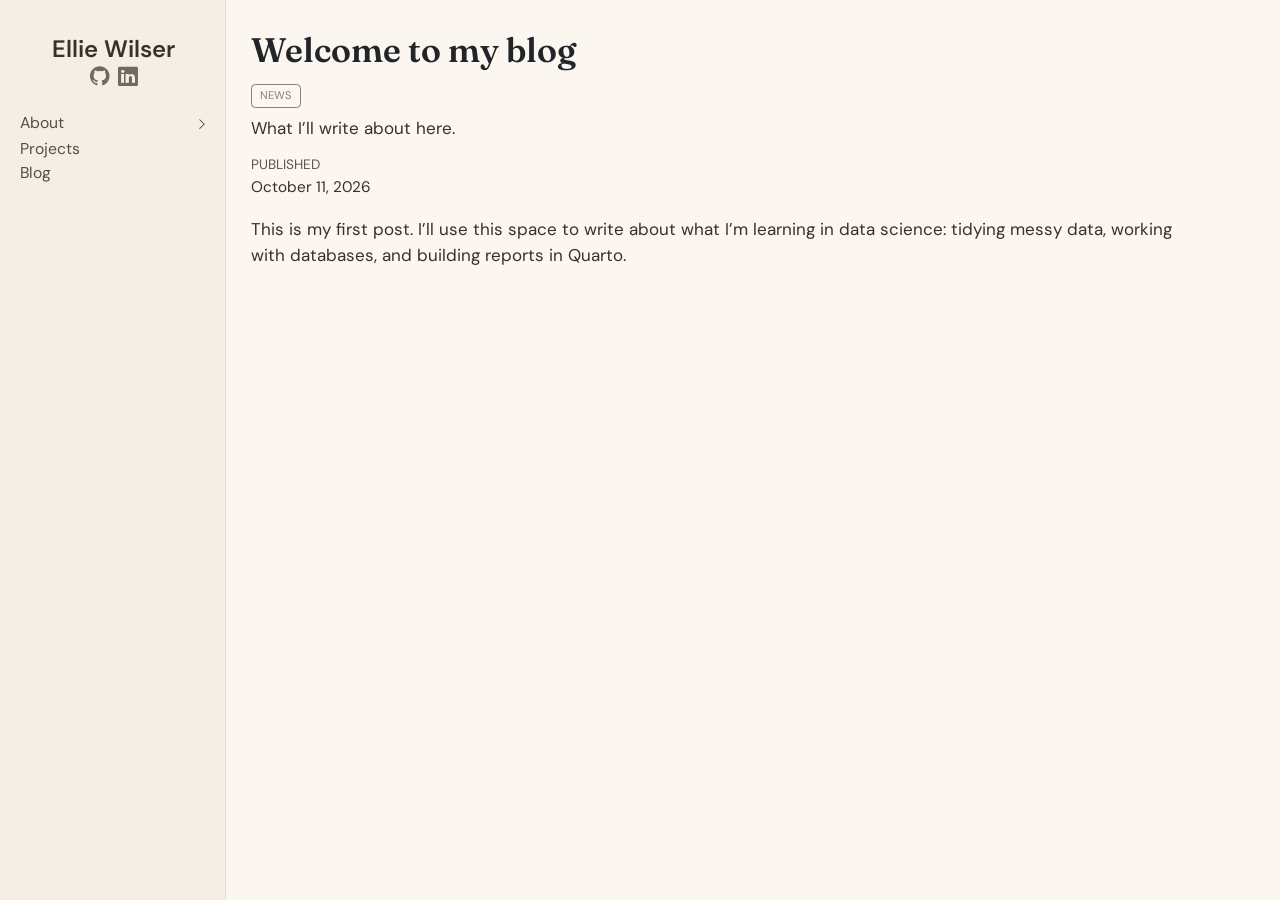
<file: docs/posts/welcome.html>
<!DOCTYPE html>
<html xmlns="http://www.w3.org/1999/xhtml" lang="en" xml:lang="en"><head>

<meta charset="utf-8">
<meta name="generator" content="quarto-1.9.38">

<meta name="viewport" content="width=device-width, initial-scale=1.0, user-scalable=yes">

<meta name="dcterms.date" content="2026-10-11">
<meta name="description" content="What I’ll write about here.">

<title>Welcome to my blog – Ellie Wilser</title>
<style>
/* Default styles provided by pandoc.
** See https://pandoc.org/MANUAL.html#variables-for-html for config info.
*/
code{white-space: pre-wrap;}
span.smallcaps{font-variant: small-caps;}
div.columns{display: flex; gap: min(4vw, 1.5em);}
div.column{flex: auto; overflow-x: auto;}
div.hanging-indent{margin-left: 1.5em; text-indent: -1.5em;}
ul.task-list{list-style: none;}
ul.task-list li input[type="checkbox"] {
  width: 0.8em;
  margin: 0 0.8em 0.2em -1em; /* quarto-specific, see https://github.com/quarto-dev/quarto-cli/issues/4556 */ 
  vertical-align: middle;
}
</style>


<script src="../site_libs/quarto-nav/quarto-nav.js"></script>
<script src="../site_libs/quarto-nav/headroom.min.js"></script>
<script src="../site_libs/clipboard/clipboard.min.js"></script>
<script src="../site_libs/quarto-search/autocomplete.umd.js"></script>
<script src="../site_libs/quarto-search/fuse.min.js"></script>
<script src="../site_libs/quarto-search/quarto-search.js"></script>
<meta name="quarto:offset" content="../">
<script src="../site_libs/quarto-html/quarto.js" type="module"></script>
<script src="../site_libs/quarto-html/tabsets/tabsets.js" type="module"></script>
<script src="../site_libs/quarto-html/popper.min.js"></script>
<script src="../site_libs/quarto-html/tippy.umd.min.js"></script>
<script src="../site_libs/quarto-html/anchor.min.js"></script>
<link href="../site_libs/quarto-html/tippy.css" rel="stylesheet">
<link href="../site_libs/quarto-html/quarto-syntax-highlighting-15634bcf2e68342d4ad2dfa704d543f6.css" rel="stylesheet" id="quarto-text-highlighting-styles">
<script src="../site_libs/bootstrap/bootstrap.min.js"></script>
<link href="../site_libs/bootstrap/bootstrap-icons.css" rel="stylesheet">
<link href="../site_libs/bootstrap/bootstrap-99a7658da06e29db723f467a53bb59e9.min.css" rel="stylesheet" append-hash="true" id="quarto-bootstrap" data-mode="light">
<script id="quarto-search-options" type="application/json">{
  "location": "sidebar",
  "copy-button": false,
  "collapse-after": 3,
  "panel-placement": "start",
  "type": "textbox",
  "limit": 50,
  "keyboard-shortcut": [
    "f",
    "/",
    "s"
  ],
  "show-item-context": false,
  "language": {
    "search-no-results-text": "No results",
    "search-matching-documents-text": "matching documents",
    "search-copy-link-title": "Copy link to search",
    "search-hide-matches-text": "Hide additional matches",
    "search-more-match-text": "more match in this document",
    "search-more-matches-text": "more matches in this document",
    "search-clear-button-title": "Clear",
    "search-text-placeholder": "",
    "search-detached-cancel-button-title": "Cancel",
    "search-submit-button-title": "Submit",
    "search-label": "Search"
  }
}</script>


</head>

<body class="nav-sidebar docked fullcontent quarto-light">

<div id="quarto-search-results"></div>
  <header id="quarto-header" class="headroom fixed-top">
  <nav class="quarto-secondary-nav">
    <div class="container-fluid d-flex">
      <button type="button" class="quarto-btn-toggle btn" data-bs-toggle="collapse" role="button" data-bs-target=".quarto-sidebar-collapse-item" aria-controls="quarto-sidebar" aria-expanded="false" aria-label="Toggle sidebar navigation" onclick="if (window.quartoToggleHeadroom) { window.quartoToggleHeadroom(); }">
        <i class="bi bi-layout-text-sidebar-reverse"></i>
      </button>
        <nav class="quarto-page-breadcrumbs" aria-label="breadcrumb"><ol class="breadcrumb"><li class="breadcrumb-item">
      Ellie Wilser
      </li></ol></nav>
        <a class="flex-grow-1" role="navigation" data-bs-toggle="collapse" data-bs-target=".quarto-sidebar-collapse-item" aria-controls="quarto-sidebar" aria-expanded="false" aria-label="Toggle sidebar navigation" onclick="if (window.quartoToggleHeadroom) { window.quartoToggleHeadroom(); }">      
        </a>
    </div>
  </nav>
</header>
<!-- content -->
<div id="quarto-content" class="quarto-container page-columns page-rows-contents page-layout-article">
<!-- sidebar -->
  <nav id="quarto-sidebar" class="sidebar collapse collapse-horizontal quarto-sidebar-collapse-item sidebar-navigation docked overflow-auto">
    <div class="pt-lg-2 mt-2 text-left sidebar-header">
    <div class="sidebar-title mb-0 py-0">
      <a href="../">Ellie Wilser</a> 
        <div class="sidebar-tools-main">
    <a href="https://github.com/EllieWilser" title="GitHub" class="quarto-navigation-tool px-1" aria-label="GitHub"><i class="bi bi-github"></i></a>
    <a href="https://www.linkedin.com/in/ellie-wilser" title="LinkedIn" class="quarto-navigation-tool px-1" aria-label="LinkedIn"><i class="bi bi-linkedin"></i></a>
</div>
    </div>
      </div>
    <div class="sidebar-menu-container"> 
    <ul class="list-unstyled mt-1">
        <li class="sidebar-item sidebar-item-section">
      <div class="sidebar-item-container"> 
            <a href="../index.html" class="sidebar-item-text sidebar-link">
 <span class="menu-text">About</span></a>
          <a class="sidebar-item-toggle text-start collapsed" data-bs-toggle="collapse" data-bs-target="#quarto-sidebar-section-1" role="navigation" aria-expanded="false" aria-label="Toggle section">
            <i class="bi bi-chevron-right ms-2"></i>
          </a> 
      </div>
      <ul id="quarto-sidebar-section-1" class="collapse list-unstyled sidebar-section depth1 ">  
          <li class="sidebar-item">
  <div class="sidebar-item-container"> 
  <a href="../resume.html" class="sidebar-item-text sidebar-link">
 <span class="menu-text">Resume</span></a>
  </div>
</li>
      </ul>
  </li>
        <li class="sidebar-item">
  <div class="sidebar-item-container"> 
  <a href="../projects.html" class="sidebar-item-text sidebar-link">
 <span class="menu-text">Projects</span></a>
  </div>
</li>
        <li class="sidebar-item">
  <div class="sidebar-item-container"> 
  <a href="../blog.html" class="sidebar-item-text sidebar-link">
 <span class="menu-text">Blog</span></a>
  </div>
</li>
    </ul>
    </div>
</nav>
<div id="quarto-sidebar-glass" class="quarto-sidebar-collapse-item" data-bs-toggle="collapse" data-bs-target=".quarto-sidebar-collapse-item"></div>
<!-- margin-sidebar -->
    
<!-- main -->
<main class="content" id="quarto-document-content">

<header id="title-block-header" class="quarto-title-block default">
<div class="quarto-title">
<h1 class="title">Welcome to my blog</h1>
  <div class="quarto-categories">
    <div class="quarto-category">news</div>
  </div>
  </div>

<div>
  <div class="description">
    What I’ll write about here.
  </div>
</div>


<div class="quarto-title-meta">

    
    <div>
    <div class="quarto-title-meta-heading">Published</div>
    <div class="quarto-title-meta-contents">
      <p class="date">October 11, 2026</p>
    </div>
  </div>
  
    
  </div>
  


</header>


<p>This is my first post. I’ll use this space to write about what I’m learning in data science: tidying messy data, working with databases, and building reports in Quarto.</p>



</main> <!-- /main -->
<script id="quarto-html-after-body" type="application/javascript">
  window.document.addEventListener("DOMContentLoaded", function (event) {
    const icon = "";
    const anchorJS = new window.AnchorJS();
    anchorJS.options = {
      placement: 'right',
      icon: icon
    };
    anchorJS.add('.anchored');
    const isCodeAnnotation = (el) => {
      for (const clz of el.classList) {
        if (clz.startsWith('code-annotation-')) {                     
          return true;
        }
      }
      return false;
    }
    const onCopySuccess = function(e) {
      // button target
      const button = e.trigger;
      // don't keep focus
      button.blur();
      // flash "checked"
      button.classList.add('code-copy-button-checked');
      var currentTitle = button.getAttribute("title");
      button.setAttribute("title", "Copied!");
      let tooltip;
      if (window.bootstrap) {
        button.setAttribute("data-bs-toggle", "tooltip");
        button.setAttribute("data-bs-placement", "left");
        button.setAttribute("data-bs-title", "Copied!");
        tooltip = new bootstrap.Tooltip(button, 
          { trigger: "manual", 
            customClass: "code-copy-button-tooltip",
            offset: [0, -8]});
        tooltip.show();    
      }
      setTimeout(function() {
        if (tooltip) {
          tooltip.hide();
          button.removeAttribute("data-bs-title");
          button.removeAttribute("data-bs-toggle");
          button.removeAttribute("data-bs-placement");
        }
        button.setAttribute("title", currentTitle);
        button.classList.remove('code-copy-button-checked');
      }, 1000);
      // clear code selection
      e.clearSelection();
    }
    const getTextToCopy = function(trigger) {
      const outerScaffold = trigger.parentElement.cloneNode(true);
      const codeEl = outerScaffold.querySelector('code');
      for (const childEl of codeEl.children) {
        if (isCodeAnnotation(childEl)) {
          childEl.remove();
        }
      }
      return codeEl.innerText;
    }
    const clipboard = new window.ClipboardJS('.code-copy-button:not([data-in-quarto-modal])', {
      text: getTextToCopy
    });
    clipboard.on('success', onCopySuccess);
    if (window.document.getElementById('quarto-embedded-source-code-modal')) {
      const clipboardModal = new window.ClipboardJS('.code-copy-button[data-in-quarto-modal]', {
        text: getTextToCopy,
        container: window.document.getElementById('quarto-embedded-source-code-modal')
      });
      clipboardModal.on('success', onCopySuccess);
    }
      var localhostRegex = new RegExp(/^(?:http|https):\/\/localhost\:?[0-9]*\//);
      var mailtoRegex = new RegExp(/^mailto:/);
        var filterRegex = new RegExp('/' + window.location.host + '/');
      var isInternal = (href) => {
          return filterRegex.test(href) || localhostRegex.test(href) || mailtoRegex.test(href);
      }
      // Inspect non-navigation links and adorn them if external
     var links = window.document.querySelectorAll('a[href]:not(.nav-link):not(.navbar-brand):not(.toc-action):not(.sidebar-link):not(.sidebar-item-toggle):not(.pagination-link):not(.no-external):not([aria-hidden]):not(.dropdown-item):not(.quarto-navigation-tool):not(.about-link)');
      for (var i=0; i<links.length; i++) {
        const link = links[i];
        if (!isInternal(link.href)) {
          // undo the damage that might have been done by quarto-nav.js in the case of
          // links that we want to consider external
          if (link.dataset.originalHref !== undefined) {
            link.href = link.dataset.originalHref;
          }
            // target, if specified
            link.setAttribute("target", "_blank");
            if (link.getAttribute("rel") === null) {
              link.setAttribute("rel", "noopener");
            }
        }
      }
    function tippyHover(el, contentFn, onTriggerFn, onUntriggerFn) {
      const config = {
        allowHTML: true,
        maxWidth: 500,
        delay: 100,
        arrow: false,
        appendTo: function(el) {
            return el.parentElement;
        },
        interactive: true,
        interactiveBorder: 10,
        theme: 'quarto',
        placement: 'bottom-start',
      };
      if (contentFn) {
        config.content = contentFn;
      }
      if (onTriggerFn) {
        config.onTrigger = onTriggerFn;
      }
      if (onUntriggerFn) {
        config.onUntrigger = onUntriggerFn;
      }
      window.tippy(el, config); 
    }
    const noterefs = window.document.querySelectorAll('a[role="doc-noteref"]');
    for (var i=0; i<noterefs.length; i++) {
      const ref = noterefs[i];
      tippyHover(ref, function() {
        // use id or data attribute instead here
        let href = ref.getAttribute('data-footnote-href') || ref.getAttribute('href');
        try { href = new URL(href).hash; } catch {}
        const id = href.replace(/^#\/?/, "");
        const note = window.document.getElementById(id);
        if (note) {
          return note.innerHTML;
        } else {
          return "";
        }
      });
    }
    const xrefs = window.document.querySelectorAll('a.quarto-xref');
    const processXRef = (id, note) => {
      // Strip column container classes
      const stripColumnClz = (el) => {
        el.classList.remove("page-full", "page-columns");
        if (el.children) {
          for (const child of el.children) {
            stripColumnClz(child);
          }
        }
      }
      stripColumnClz(note)
      if (id === null || id.startsWith('sec-')) {
        // Special case sections, only their first couple elements
        const container = document.createElement("div");
        if (note.children && note.children.length > 2) {
          container.appendChild(note.children[0].cloneNode(true));
          for (let i = 1; i < note.children.length; i++) {
            const child = note.children[i];
            if (child.tagName === "P" && child.innerText === "") {
              continue;
            } else {
              container.appendChild(child.cloneNode(true));
              break;
            }
          }
          if (window.Quarto?.typesetMath) {
            window.Quarto.typesetMath(container);
          }
          return container.innerHTML
        } else {
          if (window.Quarto?.typesetMath) {
            window.Quarto.typesetMath(note);
          }
          return note.innerHTML;
        }
      } else {
        // Remove any anchor links if they are present
        const anchorLink = note.querySelector('a.anchorjs-link');
        if (anchorLink) {
          anchorLink.remove();
        }
        if (window.Quarto?.typesetMath) {
          window.Quarto.typesetMath(note);
        }
        if (note.classList.contains("callout")) {
          return note.outerHTML;
        } else {
          return note.innerHTML;
        }
      }
    }
    for (var i=0; i<xrefs.length; i++) {
      const xref = xrefs[i];
      tippyHover(xref, undefined, function(instance) {
        instance.disable();
        let url = xref.getAttribute('href');
        let hash = undefined; 
        if (url.startsWith('#')) {
          hash = url;
        } else {
          try { hash = new URL(url).hash; } catch {}
        }
        if (hash) {
          const id = hash.replace(/^#\/?/, "");
          const note = window.document.getElementById(id);
          if (note !== null) {
            try {
              const html = processXRef(id, note.cloneNode(true));
              instance.setContent(html);
            } finally {
              instance.enable();
              instance.show();
            }
          } else {
            // See if we can fetch this
            fetch(url.split('#')[0])
            .then(res => res.text())
            .then(html => {
              const parser = new DOMParser();
              const htmlDoc = parser.parseFromString(html, "text/html");
              const note = htmlDoc.getElementById(id);
              if (note !== null) {
                const html = processXRef(id, note);
                instance.setContent(html);
              } 
            }).finally(() => {
              instance.enable();
              instance.show();
            });
          }
        } else {
          // See if we can fetch a full url (with no hash to target)
          // This is a special case and we should probably do some content thinning / targeting
          fetch(url)
          .then(res => res.text())
          .then(html => {
            const parser = new DOMParser();
            const htmlDoc = parser.parseFromString(html, "text/html");
            const note = htmlDoc.querySelector('main.content');
            if (note !== null) {
              // This should only happen for chapter cross references
              // (since there is no id in the URL)
              // remove the first header
              if (note.children.length > 0 && note.children[0].tagName === "HEADER") {
                note.children[0].remove();
              }
              const html = processXRef(null, note);
              instance.setContent(html);
            } 
          }).finally(() => {
            instance.enable();
            instance.show();
          });
        }
      }, function(instance) {
      });
    }
        let selectedAnnoteEl;
        const selectorForAnnotation = ( cell, annotation) => {
          let cellAttr = 'data-code-cell="' + cell + '"';
          let lineAttr = 'data-code-annotation="' +  annotation + '"';
          const selector = 'span[' + cellAttr + '][' + lineAttr + ']';
          return selector;
        }
        const selectCodeLines = (annoteEl) => {
          const doc = window.document;
          const targetCell = annoteEl.getAttribute("data-target-cell");
          const targetAnnotation = annoteEl.getAttribute("data-target-annotation");
          const annoteSpan = window.document.querySelector(selectorForAnnotation(targetCell, targetAnnotation));
          const lines = annoteSpan.getAttribute("data-code-lines").split(",");
          const lineIds = lines.map((line) => {
            return targetCell + "-" + line;
          })
          let top = null;
          let height = null;
          let parent = null;
          if (lineIds.length > 0) {
              //compute the position of the single el (top and bottom and make a div)
              const el = window.document.getElementById(lineIds[0]);
              top = el.offsetTop;
              height = el.offsetHeight;
              parent = el.parentElement.parentElement;
            if (lineIds.length > 1) {
              const lastEl = window.document.getElementById(lineIds[lineIds.length - 1]);
              const bottom = lastEl.offsetTop + lastEl.offsetHeight;
              height = bottom - top;
            }
            if (top !== null && height !== null && parent !== null) {
              // cook up a div (if necessary) and position it 
              let div = window.document.getElementById("code-annotation-line-highlight");
              if (div === null) {
                div = window.document.createElement("div");
                div.setAttribute("id", "code-annotation-line-highlight");
                div.style.position = 'absolute';
                parent.appendChild(div);
              }
              div.style.top = top - 2 + "px";
              div.style.height = height + 4 + "px";
              div.style.left = 0;
              let gutterDiv = window.document.getElementById("code-annotation-line-highlight-gutter");
              if (gutterDiv === null) {
                gutterDiv = window.document.createElement("div");
                gutterDiv.setAttribute("id", "code-annotation-line-highlight-gutter");
                gutterDiv.style.position = 'absolute';
                const codeCell = window.document.getElementById(targetCell);
                const gutter = codeCell.querySelector('.code-annotation-gutter');
                gutter.appendChild(gutterDiv);
              }
              gutterDiv.style.top = top - 2 + "px";
              gutterDiv.style.height = height + 4 + "px";
            }
            selectedAnnoteEl = annoteEl;
          }
        };
        const unselectCodeLines = () => {
          const elementsIds = ["code-annotation-line-highlight", "code-annotation-line-highlight-gutter"];
          elementsIds.forEach((elId) => {
            const div = window.document.getElementById(elId);
            if (div) {
              div.remove();
            }
          });
          selectedAnnoteEl = undefined;
        };
          // Handle positioning of the toggle
      window.addEventListener(
        "resize",
        throttle(() => {
          elRect = undefined;
          if (selectedAnnoteEl) {
            selectCodeLines(selectedAnnoteEl);
          }
        }, 10)
      );
      function throttle(fn, ms) {
      let throttle = false;
      let timer;
        return (...args) => {
          if(!throttle) { // first call gets through
              fn.apply(this, args);
              throttle = true;
          } else { // all the others get throttled
              if(timer) clearTimeout(timer); // cancel #2
              timer = setTimeout(() => {
                fn.apply(this, args);
                timer = throttle = false;
              }, ms);
          }
        };
      }
        // Attach click handler to the DT
        const annoteDls = window.document.querySelectorAll('dt[data-target-cell]');
        for (const annoteDlNode of annoteDls) {
          annoteDlNode.addEventListener('click', (event) => {
            const clickedEl = event.target;
            if (clickedEl !== selectedAnnoteEl) {
              unselectCodeLines();
              const activeEl = window.document.querySelector('dt[data-target-cell].code-annotation-active');
              if (activeEl) {
                activeEl.classList.remove('code-annotation-active');
              }
              selectCodeLines(clickedEl);
              clickedEl.classList.add('code-annotation-active');
            } else {
              // Unselect the line
              unselectCodeLines();
              clickedEl.classList.remove('code-annotation-active');
            }
          });
        }
    const findCites = (el) => {
      const parentEl = el.parentElement;
      if (parentEl) {
        const cites = parentEl.dataset.cites;
        if (cites) {
          return {
            el,
            cites: cites.split(' ')
          };
        } else {
          return findCites(el.parentElement)
        }
      } else {
        return undefined;
      }
    };
    var bibliorefs = window.document.querySelectorAll('a[role="doc-biblioref"]');
    for (var i=0; i<bibliorefs.length; i++) {
      const ref = bibliorefs[i];
      const citeInfo = findCites(ref);
      if (citeInfo) {
        tippyHover(citeInfo.el, function() {
          var popup = window.document.createElement('div');
          citeInfo.cites.forEach(function(cite) {
            var citeDiv = window.document.createElement('div');
            citeDiv.classList.add('hanging-indent');
            citeDiv.classList.add('csl-entry');
            var biblioDiv = window.document.getElementById('ref-' + cite);
            if (biblioDiv) {
              citeDiv.innerHTML = biblioDiv.innerHTML;
            }
            popup.appendChild(citeDiv);
          });
          return popup.innerHTML;
        });
      }
    }
  });
  </script>
</div> <!-- /content -->




</body></html>
</file>
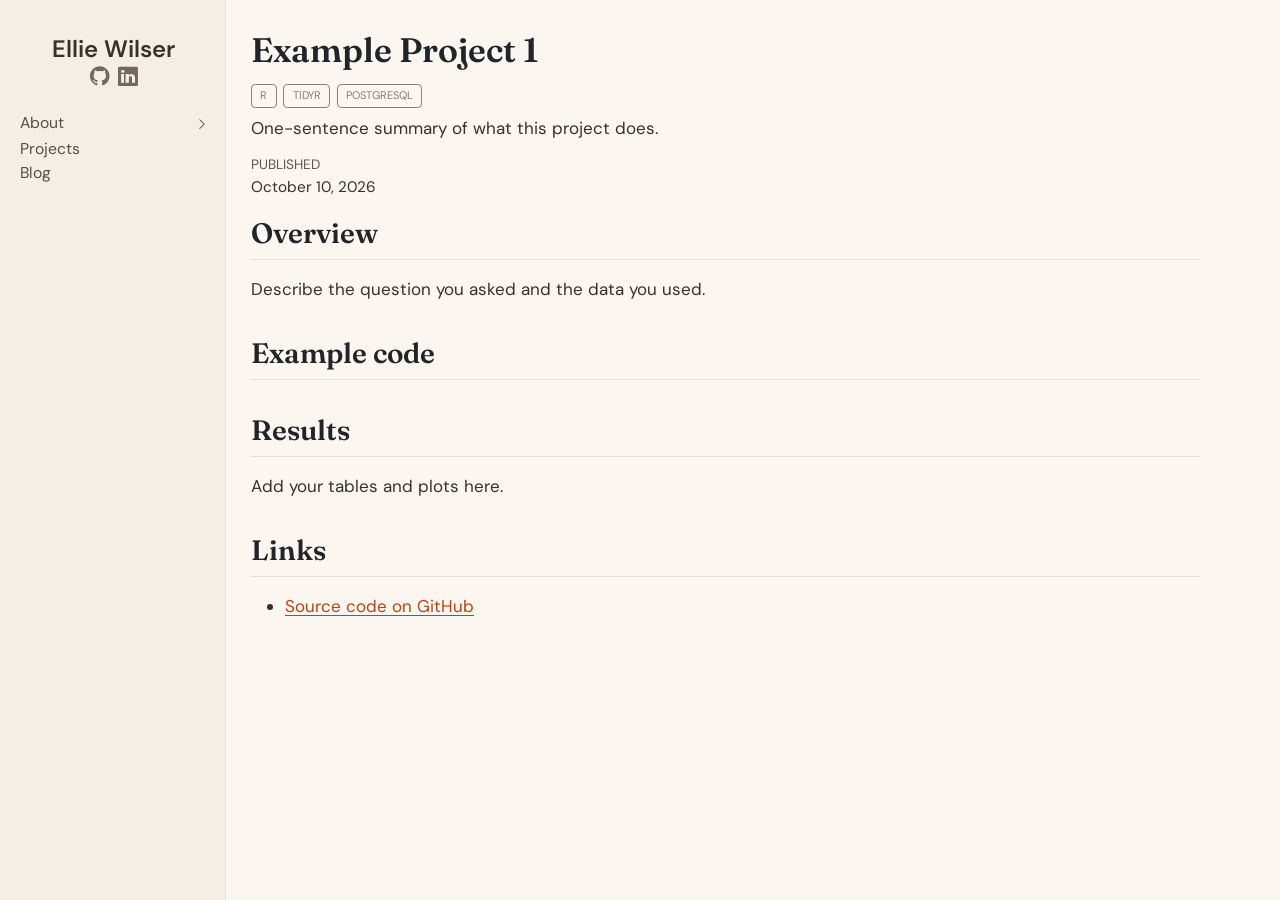
<file: docs/projects/example-project-1.html>
<!DOCTYPE html>
<html xmlns="http://www.w3.org/1999/xhtml" lang="en" xml:lang="en"><head>

<meta charset="utf-8">
<meta name="generator" content="quarto-1.9.38">

<meta name="viewport" content="width=device-width, initial-scale=1.0, user-scalable=yes">

<meta name="dcterms.date" content="2026-10-10">
<meta name="description" content="One-sentence summary of what this project does.">

<title>Example Project 1 – Ellie Wilser</title>
<style>
/* Default styles provided by pandoc.
** See https://pandoc.org/MANUAL.html#variables-for-html for config info.
*/
code{white-space: pre-wrap;}
span.smallcaps{font-variant: small-caps;}
div.columns{display: flex; gap: min(4vw, 1.5em);}
div.column{flex: auto; overflow-x: auto;}
div.hanging-indent{margin-left: 1.5em; text-indent: -1.5em;}
ul.task-list{list-style: none;}
ul.task-list li input[type="checkbox"] {
  width: 0.8em;
  margin: 0 0.8em 0.2em -1em; /* quarto-specific, see https://github.com/quarto-dev/quarto-cli/issues/4556 */ 
  vertical-align: middle;
}
</style>


<script src="../site_libs/quarto-nav/quarto-nav.js"></script>
<script src="../site_libs/quarto-nav/headroom.min.js"></script>
<script src="../site_libs/clipboard/clipboard.min.js"></script>
<script src="../site_libs/quarto-search/autocomplete.umd.js"></script>
<script src="../site_libs/quarto-search/fuse.min.js"></script>
<script src="../site_libs/quarto-search/quarto-search.js"></script>
<meta name="quarto:offset" content="../">
<script src="../site_libs/quarto-html/quarto.js" type="module"></script>
<script src="../site_libs/quarto-html/tabsets/tabsets.js" type="module"></script>
<script src="../site_libs/quarto-html/popper.min.js"></script>
<script src="../site_libs/quarto-html/tippy.umd.min.js"></script>
<script src="../site_libs/quarto-html/anchor.min.js"></script>
<link href="../site_libs/quarto-html/tippy.css" rel="stylesheet">
<link href="../site_libs/quarto-html/quarto-syntax-highlighting-15634bcf2e68342d4ad2dfa704d543f6.css" rel="stylesheet" id="quarto-text-highlighting-styles">
<script src="../site_libs/bootstrap/bootstrap.min.js"></script>
<link href="../site_libs/bootstrap/bootstrap-icons.css" rel="stylesheet">
<link href="../site_libs/bootstrap/bootstrap-99a7658da06e29db723f467a53bb59e9.min.css" rel="stylesheet" append-hash="true" id="quarto-bootstrap" data-mode="light">
<script id="quarto-search-options" type="application/json">{
  "location": "sidebar",
  "copy-button": false,
  "collapse-after": 3,
  "panel-placement": "start",
  "type": "textbox",
  "limit": 50,
  "keyboard-shortcut": [
    "f",
    "/",
    "s"
  ],
  "show-item-context": false,
  "language": {
    "search-no-results-text": "No results",
    "search-matching-documents-text": "matching documents",
    "search-copy-link-title": "Copy link to search",
    "search-hide-matches-text": "Hide additional matches",
    "search-more-match-text": "more match in this document",
    "search-more-matches-text": "more matches in this document",
    "search-clear-button-title": "Clear",
    "search-text-placeholder": "",
    "search-detached-cancel-button-title": "Cancel",
    "search-submit-button-title": "Submit",
    "search-label": "Search"
  }
}</script>


</head>

<body class="nav-sidebar docked fullcontent quarto-light">

<div id="quarto-search-results"></div>
  <header id="quarto-header" class="headroom fixed-top">
  <nav class="quarto-secondary-nav">
    <div class="container-fluid d-flex">
      <button type="button" class="quarto-btn-toggle btn" data-bs-toggle="collapse" role="button" data-bs-target=".quarto-sidebar-collapse-item" aria-controls="quarto-sidebar" aria-expanded="false" aria-label="Toggle sidebar navigation" onclick="if (window.quartoToggleHeadroom) { window.quartoToggleHeadroom(); }">
        <i class="bi bi-layout-text-sidebar-reverse"></i>
      </button>
        <nav class="quarto-page-breadcrumbs" aria-label="breadcrumb"><ol class="breadcrumb"><li class="breadcrumb-item">
      Ellie Wilser
      </li></ol></nav>
        <a class="flex-grow-1" role="navigation" data-bs-toggle="collapse" data-bs-target=".quarto-sidebar-collapse-item" aria-controls="quarto-sidebar" aria-expanded="false" aria-label="Toggle sidebar navigation" onclick="if (window.quartoToggleHeadroom) { window.quartoToggleHeadroom(); }">      
        </a>
    </div>
  </nav>
</header>
<!-- content -->
<div id="quarto-content" class="quarto-container page-columns page-rows-contents page-layout-article">
<!-- sidebar -->
  <nav id="quarto-sidebar" class="sidebar collapse collapse-horizontal quarto-sidebar-collapse-item sidebar-navigation docked overflow-auto">
    <div class="pt-lg-2 mt-2 text-left sidebar-header">
    <div class="sidebar-title mb-0 py-0">
      <a href="../">Ellie Wilser</a> 
        <div class="sidebar-tools-main">
    <a href="https://github.com/EllieWilser" title="GitHub" class="quarto-navigation-tool px-1" aria-label="GitHub"><i class="bi bi-github"></i></a>
    <a href="https://www.linkedin.com/in/ellie-wilser" title="LinkedIn" class="quarto-navigation-tool px-1" aria-label="LinkedIn"><i class="bi bi-linkedin"></i></a>
</div>
    </div>
      </div>
    <div class="sidebar-menu-container"> 
    <ul class="list-unstyled mt-1">
        <li class="sidebar-item sidebar-item-section">
      <div class="sidebar-item-container"> 
            <a href="../index.html" class="sidebar-item-text sidebar-link">
 <span class="menu-text">About</span></a>
          <a class="sidebar-item-toggle text-start collapsed" data-bs-toggle="collapse" data-bs-target="#quarto-sidebar-section-1" role="navigation" aria-expanded="false" aria-label="Toggle section">
            <i class="bi bi-chevron-right ms-2"></i>
          </a> 
      </div>
      <ul id="quarto-sidebar-section-1" class="collapse list-unstyled sidebar-section depth1 ">  
          <li class="sidebar-item">
  <div class="sidebar-item-container"> 
  <a href="../resume.html" class="sidebar-item-text sidebar-link">
 <span class="menu-text">Resume</span></a>
  </div>
</li>
      </ul>
  </li>
        <li class="sidebar-item">
  <div class="sidebar-item-container"> 
  <a href="../projects.html" class="sidebar-item-text sidebar-link">
 <span class="menu-text">Projects</span></a>
  </div>
</li>
        <li class="sidebar-item">
  <div class="sidebar-item-container"> 
  <a href="../blog.html" class="sidebar-item-text sidebar-link">
 <span class="menu-text">Blog</span></a>
  </div>
</li>
    </ul>
    </div>
</nav>
<div id="quarto-sidebar-glass" class="quarto-sidebar-collapse-item" data-bs-toggle="collapse" data-bs-target=".quarto-sidebar-collapse-item"></div>
<!-- margin-sidebar -->
    
<!-- main -->
<main class="content" id="quarto-document-content">

<header id="title-block-header" class="quarto-title-block default">
<div class="quarto-title">
<h1 class="title">Example Project 1</h1>
  <div class="quarto-categories">
    <div class="quarto-category">R</div>
    <div class="quarto-category">tidyr</div>
    <div class="quarto-category">PostgreSQL</div>
  </div>
  </div>

<div>
  <div class="description">
    One-sentence summary of what this project does.
  </div>
</div>


<div class="quarto-title-meta">

    
    <div>
    <div class="quarto-title-meta-heading">Published</div>
    <div class="quarto-title-meta-contents">
      <p class="date">October 10, 2026</p>
    </div>
  </div>
  
    
  </div>
  


</header>


<section id="overview" class="level2">
<h2 class="anchored" data-anchor-id="overview">Overview</h2>
<p>Describe the question you asked and the data you used.</p>
</section>
<section id="example-code" class="level2">
<h2 class="anchored" data-anchor-id="example-code">Example code</h2>
</section>
<section id="results" class="level2">
<h2 class="anchored" data-anchor-id="results">Results</h2>
<p>Add your tables and plots here.</p>
</section>
<section id="links" class="level2">
<h2 class="anchored" data-anchor-id="links">Links</h2>
<ul>
<li><a href="https://github.com/EllieWilser">Source code on GitHub</a></li>
</ul>


</section>

</main> <!-- /main -->
<script id="quarto-html-after-body" type="application/javascript">
  window.document.addEventListener("DOMContentLoaded", function (event) {
    const icon = "";
    const anchorJS = new window.AnchorJS();
    anchorJS.options = {
      placement: 'right',
      icon: icon
    };
    anchorJS.add('.anchored');
    const isCodeAnnotation = (el) => {
      for (const clz of el.classList) {
        if (clz.startsWith('code-annotation-')) {                     
          return true;
        }
      }
      return false;
    }
    const onCopySuccess = function(e) {
      // button target
      const button = e.trigger;
      // don't keep focus
      button.blur();
      // flash "checked"
      button.classList.add('code-copy-button-checked');
      var currentTitle = button.getAttribute("title");
      button.setAttribute("title", "Copied!");
      let tooltip;
      if (window.bootstrap) {
        button.setAttribute("data-bs-toggle", "tooltip");
        button.setAttribute("data-bs-placement", "left");
        button.setAttribute("data-bs-title", "Copied!");
        tooltip = new bootstrap.Tooltip(button, 
          { trigger: "manual", 
            customClass: "code-copy-button-tooltip",
            offset: [0, -8]});
        tooltip.show();    
      }
      setTimeout(function() {
        if (tooltip) {
          tooltip.hide();
          button.removeAttribute("data-bs-title");
          button.removeAttribute("data-bs-toggle");
          button.removeAttribute("data-bs-placement");
        }
        button.setAttribute("title", currentTitle);
        button.classList.remove('code-copy-button-checked');
      }, 1000);
      // clear code selection
      e.clearSelection();
    }
    const getTextToCopy = function(trigger) {
      const outerScaffold = trigger.parentElement.cloneNode(true);
      const codeEl = outerScaffold.querySelector('code');
      for (const childEl of codeEl.children) {
        if (isCodeAnnotation(childEl)) {
          childEl.remove();
        }
      }
      return codeEl.innerText;
    }
    const clipboard = new window.ClipboardJS('.code-copy-button:not([data-in-quarto-modal])', {
      text: getTextToCopy
    });
    clipboard.on('success', onCopySuccess);
    if (window.document.getElementById('quarto-embedded-source-code-modal')) {
      const clipboardModal = new window.ClipboardJS('.code-copy-button[data-in-quarto-modal]', {
        text: getTextToCopy,
        container: window.document.getElementById('quarto-embedded-source-code-modal')
      });
      clipboardModal.on('success', onCopySuccess);
    }
      var localhostRegex = new RegExp(/^(?:http|https):\/\/localhost\:?[0-9]*\//);
      var mailtoRegex = new RegExp(/^mailto:/);
        var filterRegex = new RegExp('/' + window.location.host + '/');
      var isInternal = (href) => {
          return filterRegex.test(href) || localhostRegex.test(href) || mailtoRegex.test(href);
      }
      // Inspect non-navigation links and adorn them if external
     var links = window.document.querySelectorAll('a[href]:not(.nav-link):not(.navbar-brand):not(.toc-action):not(.sidebar-link):not(.sidebar-item-toggle):not(.pagination-link):not(.no-external):not([aria-hidden]):not(.dropdown-item):not(.quarto-navigation-tool):not(.about-link)');
      for (var i=0; i<links.length; i++) {
        const link = links[i];
        if (!isInternal(link.href)) {
          // undo the damage that might have been done by quarto-nav.js in the case of
          // links that we want to consider external
          if (link.dataset.originalHref !== undefined) {
            link.href = link.dataset.originalHref;
          }
            // target, if specified
            link.setAttribute("target", "_blank");
            if (link.getAttribute("rel") === null) {
              link.setAttribute("rel", "noopener");
            }
        }
      }
    function tippyHover(el, contentFn, onTriggerFn, onUntriggerFn) {
      const config = {
        allowHTML: true,
        maxWidth: 500,
        delay: 100,
        arrow: false,
        appendTo: function(el) {
            return el.parentElement;
        },
        interactive: true,
        interactiveBorder: 10,
        theme: 'quarto',
        placement: 'bottom-start',
      };
      if (contentFn) {
        config.content = contentFn;
      }
      if (onTriggerFn) {
        config.onTrigger = onTriggerFn;
      }
      if (onUntriggerFn) {
        config.onUntrigger = onUntriggerFn;
      }
      window.tippy(el, config); 
    }
    const noterefs = window.document.querySelectorAll('a[role="doc-noteref"]');
    for (var i=0; i<noterefs.length; i++) {
      const ref = noterefs[i];
      tippyHover(ref, function() {
        // use id or data attribute instead here
        let href = ref.getAttribute('data-footnote-href') || ref.getAttribute('href');
        try { href = new URL(href).hash; } catch {}
        const id = href.replace(/^#\/?/, "");
        const note = window.document.getElementById(id);
        if (note) {
          return note.innerHTML;
        } else {
          return "";
        }
      });
    }
    const xrefs = window.document.querySelectorAll('a.quarto-xref');
    const processXRef = (id, note) => {
      // Strip column container classes
      const stripColumnClz = (el) => {
        el.classList.remove("page-full", "page-columns");
        if (el.children) {
          for (const child of el.children) {
            stripColumnClz(child);
          }
        }
      }
      stripColumnClz(note)
      if (id === null || id.startsWith('sec-')) {
        // Special case sections, only their first couple elements
        const container = document.createElement("div");
        if (note.children && note.children.length > 2) {
          container.appendChild(note.children[0].cloneNode(true));
          for (let i = 1; i < note.children.length; i++) {
            const child = note.children[i];
            if (child.tagName === "P" && child.innerText === "") {
              continue;
            } else {
              container.appendChild(child.cloneNode(true));
              break;
            }
          }
          if (window.Quarto?.typesetMath) {
            window.Quarto.typesetMath(container);
          }
          return container.innerHTML
        } else {
          if (window.Quarto?.typesetMath) {
            window.Quarto.typesetMath(note);
          }
          return note.innerHTML;
        }
      } else {
        // Remove any anchor links if they are present
        const anchorLink = note.querySelector('a.anchorjs-link');
        if (anchorLink) {
          anchorLink.remove();
        }
        if (window.Quarto?.typesetMath) {
          window.Quarto.typesetMath(note);
        }
        if (note.classList.contains("callout")) {
          return note.outerHTML;
        } else {
          return note.innerHTML;
        }
      }
    }
    for (var i=0; i<xrefs.length; i++) {
      const xref = xrefs[i];
      tippyHover(xref, undefined, function(instance) {
        instance.disable();
        let url = xref.getAttribute('href');
        let hash = undefined; 
        if (url.startsWith('#')) {
          hash = url;
        } else {
          try { hash = new URL(url).hash; } catch {}
        }
        if (hash) {
          const id = hash.replace(/^#\/?/, "");
          const note = window.document.getElementById(id);
          if (note !== null) {
            try {
              const html = processXRef(id, note.cloneNode(true));
              instance.setContent(html);
            } finally {
              instance.enable();
              instance.show();
            }
          } else {
            // See if we can fetch this
            fetch(url.split('#')[0])
            .then(res => res.text())
            .then(html => {
              const parser = new DOMParser();
              const htmlDoc = parser.parseFromString(html, "text/html");
              const note = htmlDoc.getElementById(id);
              if (note !== null) {
                const html = processXRef(id, note);
                instance.setContent(html);
              } 
            }).finally(() => {
              instance.enable();
              instance.show();
            });
          }
        } else {
          // See if we can fetch a full url (with no hash to target)
          // This is a special case and we should probably do some content thinning / targeting
          fetch(url)
          .then(res => res.text())
          .then(html => {
            const parser = new DOMParser();
            const htmlDoc = parser.parseFromString(html, "text/html");
            const note = htmlDoc.querySelector('main.content');
            if (note !== null) {
              // This should only happen for chapter cross references
              // (since there is no id in the URL)
              // remove the first header
              if (note.children.length > 0 && note.children[0].tagName === "HEADER") {
                note.children[0].remove();
              }
              const html = processXRef(null, note);
              instance.setContent(html);
            } 
          }).finally(() => {
            instance.enable();
            instance.show();
          });
        }
      }, function(instance) {
      });
    }
        let selectedAnnoteEl;
        const selectorForAnnotation = ( cell, annotation) => {
          let cellAttr = 'data-code-cell="' + cell + '"';
          let lineAttr = 'data-code-annotation="' +  annotation + '"';
          const selector = 'span[' + cellAttr + '][' + lineAttr + ']';
          return selector;
        }
        const selectCodeLines = (annoteEl) => {
          const doc = window.document;
          const targetCell = annoteEl.getAttribute("data-target-cell");
          const targetAnnotation = annoteEl.getAttribute("data-target-annotation");
          const annoteSpan = window.document.querySelector(selectorForAnnotation(targetCell, targetAnnotation));
          const lines = annoteSpan.getAttribute("data-code-lines").split(",");
          const lineIds = lines.map((line) => {
            return targetCell + "-" + line;
          })
          let top = null;
          let height = null;
          let parent = null;
          if (lineIds.length > 0) {
              //compute the position of the single el (top and bottom and make a div)
              const el = window.document.getElementById(lineIds[0]);
              top = el.offsetTop;
              height = el.offsetHeight;
              parent = el.parentElement.parentElement;
            if (lineIds.length > 1) {
              const lastEl = window.document.getElementById(lineIds[lineIds.length - 1]);
              const bottom = lastEl.offsetTop + lastEl.offsetHeight;
              height = bottom - top;
            }
            if (top !== null && height !== null && parent !== null) {
              // cook up a div (if necessary) and position it 
              let div = window.document.getElementById("code-annotation-line-highlight");
              if (div === null) {
                div = window.document.createElement("div");
                div.setAttribute("id", "code-annotation-line-highlight");
                div.style.position = 'absolute';
                parent.appendChild(div);
              }
              div.style.top = top - 2 + "px";
              div.style.height = height + 4 + "px";
              div.style.left = 0;
              let gutterDiv = window.document.getElementById("code-annotation-line-highlight-gutter");
              if (gutterDiv === null) {
                gutterDiv = window.document.createElement("div");
                gutterDiv.setAttribute("id", "code-annotation-line-highlight-gutter");
                gutterDiv.style.position = 'absolute';
                const codeCell = window.document.getElementById(targetCell);
                const gutter = codeCell.querySelector('.code-annotation-gutter');
                gutter.appendChild(gutterDiv);
              }
              gutterDiv.style.top = top - 2 + "px";
              gutterDiv.style.height = height + 4 + "px";
            }
            selectedAnnoteEl = annoteEl;
          }
        };
        const unselectCodeLines = () => {
          const elementsIds = ["code-annotation-line-highlight", "code-annotation-line-highlight-gutter"];
          elementsIds.forEach((elId) => {
            const div = window.document.getElementById(elId);
            if (div) {
              div.remove();
            }
          });
          selectedAnnoteEl = undefined;
        };
          // Handle positioning of the toggle
      window.addEventListener(
        "resize",
        throttle(() => {
          elRect = undefined;
          if (selectedAnnoteEl) {
            selectCodeLines(selectedAnnoteEl);
          }
        }, 10)
      );
      function throttle(fn, ms) {
      let throttle = false;
      let timer;
        return (...args) => {
          if(!throttle) { // first call gets through
              fn.apply(this, args);
              throttle = true;
          } else { // all the others get throttled
              if(timer) clearTimeout(timer); // cancel #2
              timer = setTimeout(() => {
                fn.apply(this, args);
                timer = throttle = false;
              }, ms);
          }
        };
      }
        // Attach click handler to the DT
        const annoteDls = window.document.querySelectorAll('dt[data-target-cell]');
        for (const annoteDlNode of annoteDls) {
          annoteDlNode.addEventListener('click', (event) => {
            const clickedEl = event.target;
            if (clickedEl !== selectedAnnoteEl) {
              unselectCodeLines();
              const activeEl = window.document.querySelector('dt[data-target-cell].code-annotation-active');
              if (activeEl) {
                activeEl.classList.remove('code-annotation-active');
              }
              selectCodeLines(clickedEl);
              clickedEl.classList.add('code-annotation-active');
            } else {
              // Unselect the line
              unselectCodeLines();
              clickedEl.classList.remove('code-annotation-active');
            }
          });
        }
    const findCites = (el) => {
      const parentEl = el.parentElement;
      if (parentEl) {
        const cites = parentEl.dataset.cites;
        if (cites) {
          return {
            el,
            cites: cites.split(' ')
          };
        } else {
          return findCites(el.parentElement)
        }
      } else {
        return undefined;
      }
    };
    var bibliorefs = window.document.querySelectorAll('a[role="doc-biblioref"]');
    for (var i=0; i<bibliorefs.length; i++) {
      const ref = bibliorefs[i];
      const citeInfo = findCites(ref);
      if (citeInfo) {
        tippyHover(citeInfo.el, function() {
          var popup = window.document.createElement('div');
          citeInfo.cites.forEach(function(cite) {
            var citeDiv = window.document.createElement('div');
            citeDiv.classList.add('hanging-indent');
            citeDiv.classList.add('csl-entry');
            var biblioDiv = window.document.getElementById('ref-' + cite);
            if (biblioDiv) {
              citeDiv.innerHTML = biblioDiv.innerHTML;
            }
            popup.appendChild(citeDiv);
          });
          return popup.innerHTML;
        });
      }
    }
  });
  </script>
</div> <!-- /content -->




</body></html>
</file>
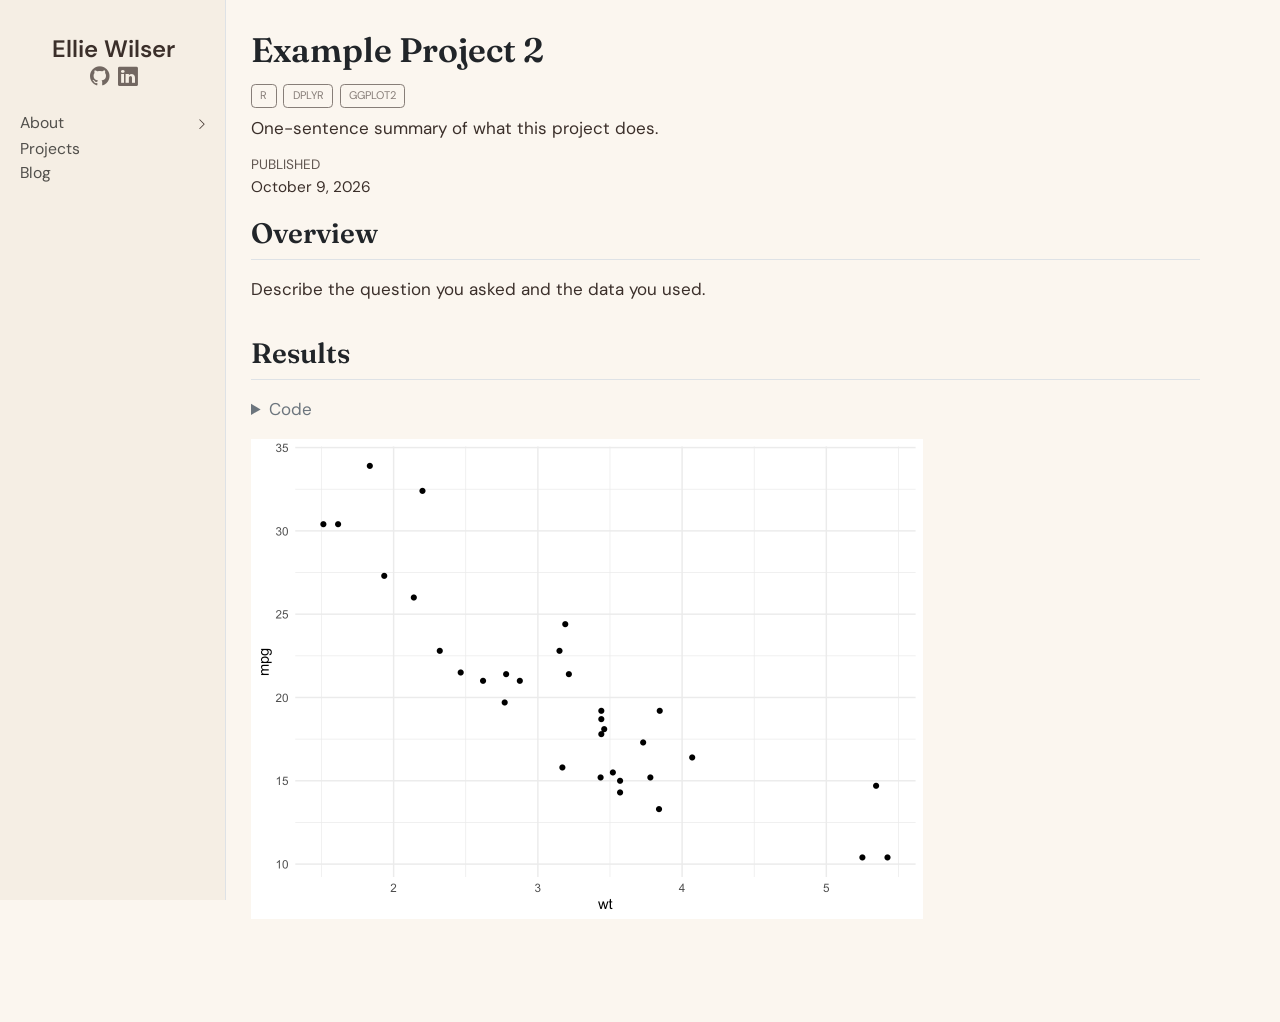
<file: docs/projects/example-project-2.html>
<!DOCTYPE html>
<html xmlns="http://www.w3.org/1999/xhtml" lang="en" xml:lang="en"><head>

<meta charset="utf-8">
<meta name="generator" content="quarto-1.9.38">

<meta name="viewport" content="width=device-width, initial-scale=1.0, user-scalable=yes">

<meta name="dcterms.date" content="2026-10-09">
<meta name="description" content="One-sentence summary of what this project does.">

<title>Example Project 2 – Ellie Wilser</title>
<style>
/* Default styles provided by pandoc.
** See https://pandoc.org/MANUAL.html#variables-for-html for config info.
*/
code{white-space: pre-wrap;}
span.smallcaps{font-variant: small-caps;}
div.columns{display: flex; gap: min(4vw, 1.5em);}
div.column{flex: auto; overflow-x: auto;}
div.hanging-indent{margin-left: 1.5em; text-indent: -1.5em;}
ul.task-list{list-style: none;}
ul.task-list li input[type="checkbox"] {
  width: 0.8em;
  margin: 0 0.8em 0.2em -1em; /* quarto-specific, see https://github.com/quarto-dev/quarto-cli/issues/4556 */ 
  vertical-align: middle;
}
/* CSS for syntax highlighting */
html { -webkit-text-size-adjust: 100%; }
pre > code.sourceCode { white-space: pre; position: relative; }
pre > code.sourceCode > span { display: inline-block; line-height: 1.25; }
pre > code.sourceCode > span:empty { height: 1.2em; }
.sourceCode { overflow: visible; }
code.sourceCode > span { color: inherit; text-decoration: inherit; }
div.sourceCode { margin: 1em 0; }
pre.sourceCode { margin: 0; }
@media screen {
div.sourceCode { overflow: auto; }
}
@media print {
pre > code.sourceCode { white-space: pre-wrap; }
pre > code.sourceCode > span { text-indent: -5em; padding-left: 5em; }
}
pre.numberSource code
  { counter-reset: source-line 0; }
pre.numberSource code > span
  { position: relative; left: -4em; counter-increment: source-line; }
pre.numberSource code > span > a:first-child::before
  { content: counter(source-line);
    position: relative; left: -1em; text-align: right; vertical-align: baseline;
    border: none; display: inline-block;
    -webkit-touch-callout: none; -webkit-user-select: none;
    -khtml-user-select: none; -moz-user-select: none;
    -ms-user-select: none; user-select: none;
    padding: 0 4px; width: 4em;
  }
pre.numberSource { margin-left: 3em;  padding-left: 4px; }
div.sourceCode
  {   }
@media screen {
pre > code.sourceCode > span > a:first-child::before { text-decoration: underline; }
}
</style>


<script src="../site_libs/quarto-nav/quarto-nav.js"></script>
<script src="../site_libs/quarto-nav/headroom.min.js"></script>
<script src="../site_libs/clipboard/clipboard.min.js"></script>
<script src="../site_libs/quarto-search/autocomplete.umd.js"></script>
<script src="../site_libs/quarto-search/fuse.min.js"></script>
<script src="../site_libs/quarto-search/quarto-search.js"></script>
<meta name="quarto:offset" content="../">
<script src="../site_libs/quarto-html/quarto.js" type="module"></script>
<script src="../site_libs/quarto-html/tabsets/tabsets.js" type="module"></script>
<script src="../site_libs/quarto-html/popper.min.js"></script>
<script src="../site_libs/quarto-html/tippy.umd.min.js"></script>
<script src="../site_libs/quarto-html/anchor.min.js"></script>
<link href="../site_libs/quarto-html/tippy.css" rel="stylesheet">
<link href="../site_libs/quarto-html/quarto-syntax-highlighting-15634bcf2e68342d4ad2dfa704d543f6.css" rel="stylesheet" id="quarto-text-highlighting-styles">
<script src="../site_libs/bootstrap/bootstrap.min.js"></script>
<link href="../site_libs/bootstrap/bootstrap-icons.css" rel="stylesheet">
<link href="../site_libs/bootstrap/bootstrap-99a7658da06e29db723f467a53bb59e9.min.css" rel="stylesheet" append-hash="true" id="quarto-bootstrap" data-mode="light">
<script id="quarto-search-options" type="application/json">{
  "location": "sidebar",
  "copy-button": false,
  "collapse-after": 3,
  "panel-placement": "start",
  "type": "textbox",
  "limit": 50,
  "keyboard-shortcut": [
    "f",
    "/",
    "s"
  ],
  "show-item-context": false,
  "language": {
    "search-no-results-text": "No results",
    "search-matching-documents-text": "matching documents",
    "search-copy-link-title": "Copy link to search",
    "search-hide-matches-text": "Hide additional matches",
    "search-more-match-text": "more match in this document",
    "search-more-matches-text": "more matches in this document",
    "search-clear-button-title": "Clear",
    "search-text-placeholder": "",
    "search-detached-cancel-button-title": "Cancel",
    "search-submit-button-title": "Submit",
    "search-label": "Search"
  }
}</script>


</head>

<body class="nav-sidebar docked fullcontent quarto-light">

<div id="quarto-search-results"></div>
  <header id="quarto-header" class="headroom fixed-top">
  <nav class="quarto-secondary-nav">
    <div class="container-fluid d-flex">
      <button type="button" class="quarto-btn-toggle btn" data-bs-toggle="collapse" role="button" data-bs-target=".quarto-sidebar-collapse-item" aria-controls="quarto-sidebar" aria-expanded="false" aria-label="Toggle sidebar navigation" onclick="if (window.quartoToggleHeadroom) { window.quartoToggleHeadroom(); }">
        <i class="bi bi-layout-text-sidebar-reverse"></i>
      </button>
        <nav class="quarto-page-breadcrumbs" aria-label="breadcrumb"><ol class="breadcrumb"><li class="breadcrumb-item">
      Ellie Wilser
      </li></ol></nav>
        <a class="flex-grow-1" role="navigation" data-bs-toggle="collapse" data-bs-target=".quarto-sidebar-collapse-item" aria-controls="quarto-sidebar" aria-expanded="false" aria-label="Toggle sidebar navigation" onclick="if (window.quartoToggleHeadroom) { window.quartoToggleHeadroom(); }">      
        </a>
    </div>
  </nav>
</header>
<!-- content -->
<div id="quarto-content" class="quarto-container page-columns page-rows-contents page-layout-article">
<!-- sidebar -->
  <nav id="quarto-sidebar" class="sidebar collapse collapse-horizontal quarto-sidebar-collapse-item sidebar-navigation docked overflow-auto">
    <div class="pt-lg-2 mt-2 text-left sidebar-header">
    <div class="sidebar-title mb-0 py-0">
      <a href="../">Ellie Wilser</a> 
        <div class="sidebar-tools-main">
    <a href="https://github.com/EllieWilser" title="GitHub" class="quarto-navigation-tool px-1" aria-label="GitHub"><i class="bi bi-github"></i></a>
    <a href="https://www.linkedin.com/in/ellie-wilser" title="LinkedIn" class="quarto-navigation-tool px-1" aria-label="LinkedIn"><i class="bi bi-linkedin"></i></a>
</div>
    </div>
      </div>
    <div class="sidebar-menu-container"> 
    <ul class="list-unstyled mt-1">
        <li class="sidebar-item sidebar-item-section">
      <div class="sidebar-item-container"> 
            <a href="../index.html" class="sidebar-item-text sidebar-link">
 <span class="menu-text">About</span></a>
          <a class="sidebar-item-toggle text-start collapsed" data-bs-toggle="collapse" data-bs-target="#quarto-sidebar-section-1" role="navigation" aria-expanded="false" aria-label="Toggle section">
            <i class="bi bi-chevron-right ms-2"></i>
          </a> 
      </div>
      <ul id="quarto-sidebar-section-1" class="collapse list-unstyled sidebar-section depth1 ">  
          <li class="sidebar-item">
  <div class="sidebar-item-container"> 
  <a href="../resume.html" class="sidebar-item-text sidebar-link">
 <span class="menu-text">Resume</span></a>
  </div>
</li>
      </ul>
  </li>
        <li class="sidebar-item">
  <div class="sidebar-item-container"> 
  <a href="../projects.html" class="sidebar-item-text sidebar-link">
 <span class="menu-text">Projects</span></a>
  </div>
</li>
        <li class="sidebar-item">
  <div class="sidebar-item-container"> 
  <a href="../blog.html" class="sidebar-item-text sidebar-link">
 <span class="menu-text">Blog</span></a>
  </div>
</li>
    </ul>
    </div>
</nav>
<div id="quarto-sidebar-glass" class="quarto-sidebar-collapse-item" data-bs-toggle="collapse" data-bs-target=".quarto-sidebar-collapse-item"></div>
<!-- margin-sidebar -->
    
<!-- main -->
<main class="content" id="quarto-document-content">

<header id="title-block-header" class="quarto-title-block default">
<div class="quarto-title">
<h1 class="title">Example Project 2</h1>
  <div class="quarto-categories">
    <div class="quarto-category">R</div>
    <div class="quarto-category">dplyr</div>
    <div class="quarto-category">ggplot2</div>
  </div>
  </div>

<div>
  <div class="description">
    One-sentence summary of what this project does.
  </div>
</div>


<div class="quarto-title-meta">

    
    <div>
    <div class="quarto-title-meta-heading">Published</div>
    <div class="quarto-title-meta-contents">
      <p class="date">October 9, 2026</p>
    </div>
  </div>
  
    
  </div>
  


</header>


<section id="overview" class="level2">
<h2 class="anchored" data-anchor-id="overview">Overview</h2>
<p>Describe the question you asked and the data you used.</p>
</section>
<section id="results" class="level2">
<h2 class="anchored" data-anchor-id="results">Results</h2>
<div class="cell">
<details class="code-fold">
<summary>Code</summary>
<div class="code-copy-outer-scaffold"><div class="sourceCode cell-code" id="cb1"><pre class="sourceCode r code-with-copy"><code class="sourceCode r"><span id="cb1-1"><a href="#cb1-1" aria-hidden="true" tabindex="-1"></a><span class="fu">library</span>(ggplot2)</span>
<span id="cb1-2"><a href="#cb1-2" aria-hidden="true" tabindex="-1"></a><span class="fu">ggplot</span>(mtcars, <span class="fu">aes</span>(wt, mpg)) <span class="sc">+</span> <span class="fu">geom_point</span>() <span class="sc">+</span> <span class="fu">theme_minimal</span>()</span></code></pre></div><button title="Copy to Clipboard" class="code-copy-button"><i class="bi"></i></button></div>
</details>
<div class="cell-output-display">
<div>
<figure class="figure">
<p><img src="example-project-2_files/figure-html/unnamed-chunk-1-1.png" class="img-fluid figure-img" width="672"></p>
</figure>
</div>
</div>
</div>


</section>

</main> <!-- /main -->
<script id="quarto-html-after-body" type="application/javascript">
  window.document.addEventListener("DOMContentLoaded", function (event) {
    const icon = "";
    const anchorJS = new window.AnchorJS();
    anchorJS.options = {
      placement: 'right',
      icon: icon
    };
    anchorJS.add('.anchored');
    const isCodeAnnotation = (el) => {
      for (const clz of el.classList) {
        if (clz.startsWith('code-annotation-')) {                     
          return true;
        }
      }
      return false;
    }
    const onCopySuccess = function(e) {
      // button target
      const button = e.trigger;
      // don't keep focus
      button.blur();
      // flash "checked"
      button.classList.add('code-copy-button-checked');
      var currentTitle = button.getAttribute("title");
      button.setAttribute("title", "Copied!");
      let tooltip;
      if (window.bootstrap) {
        button.setAttribute("data-bs-toggle", "tooltip");
        button.setAttribute("data-bs-placement", "left");
        button.setAttribute("data-bs-title", "Copied!");
        tooltip = new bootstrap.Tooltip(button, 
          { trigger: "manual", 
            customClass: "code-copy-button-tooltip",
            offset: [0, -8]});
        tooltip.show();    
      }
      setTimeout(function() {
        if (tooltip) {
          tooltip.hide();
          button.removeAttribute("data-bs-title");
          button.removeAttribute("data-bs-toggle");
          button.removeAttribute("data-bs-placement");
        }
        button.setAttribute("title", currentTitle);
        button.classList.remove('code-copy-button-checked');
      }, 1000);
      // clear code selection
      e.clearSelection();
    }
    const getTextToCopy = function(trigger) {
      const outerScaffold = trigger.parentElement.cloneNode(true);
      const codeEl = outerScaffold.querySelector('code');
      for (const childEl of codeEl.children) {
        if (isCodeAnnotation(childEl)) {
          childEl.remove();
        }
      }
      return codeEl.innerText;
    }
    const clipboard = new window.ClipboardJS('.code-copy-button:not([data-in-quarto-modal])', {
      text: getTextToCopy
    });
    clipboard.on('success', onCopySuccess);
    if (window.document.getElementById('quarto-embedded-source-code-modal')) {
      const clipboardModal = new window.ClipboardJS('.code-copy-button[data-in-quarto-modal]', {
        text: getTextToCopy,
        container: window.document.getElementById('quarto-embedded-source-code-modal')
      });
      clipboardModal.on('success', onCopySuccess);
    }
      var localhostRegex = new RegExp(/^(?:http|https):\/\/localhost\:?[0-9]*\//);
      var mailtoRegex = new RegExp(/^mailto:/);
        var filterRegex = new RegExp('/' + window.location.host + '/');
      var isInternal = (href) => {
          return filterRegex.test(href) || localhostRegex.test(href) || mailtoRegex.test(href);
      }
      // Inspect non-navigation links and adorn them if external
     var links = window.document.querySelectorAll('a[href]:not(.nav-link):not(.navbar-brand):not(.toc-action):not(.sidebar-link):not(.sidebar-item-toggle):not(.pagination-link):not(.no-external):not([aria-hidden]):not(.dropdown-item):not(.quarto-navigation-tool):not(.about-link)');
      for (var i=0; i<links.length; i++) {
        const link = links[i];
        if (!isInternal(link.href)) {
          // undo the damage that might have been done by quarto-nav.js in the case of
          // links that we want to consider external
          if (link.dataset.originalHref !== undefined) {
            link.href = link.dataset.originalHref;
          }
            // target, if specified
            link.setAttribute("target", "_blank");
            if (link.getAttribute("rel") === null) {
              link.setAttribute("rel", "noopener");
            }
        }
      }
    function tippyHover(el, contentFn, onTriggerFn, onUntriggerFn) {
      const config = {
        allowHTML: true,
        maxWidth: 500,
        delay: 100,
        arrow: false,
        appendTo: function(el) {
            return el.parentElement;
        },
        interactive: true,
        interactiveBorder: 10,
        theme: 'quarto',
        placement: 'bottom-start',
      };
      if (contentFn) {
        config.content = contentFn;
      }
      if (onTriggerFn) {
        config.onTrigger = onTriggerFn;
      }
      if (onUntriggerFn) {
        config.onUntrigger = onUntriggerFn;
      }
      window.tippy(el, config); 
    }
    const noterefs = window.document.querySelectorAll('a[role="doc-noteref"]');
    for (var i=0; i<noterefs.length; i++) {
      const ref = noterefs[i];
      tippyHover(ref, function() {
        // use id or data attribute instead here
        let href = ref.getAttribute('data-footnote-href') || ref.getAttribute('href');
        try { href = new URL(href).hash; } catch {}
        const id = href.replace(/^#\/?/, "");
        const note = window.document.getElementById(id);
        if (note) {
          return note.innerHTML;
        } else {
          return "";
        }
      });
    }
    const xrefs = window.document.querySelectorAll('a.quarto-xref');
    const processXRef = (id, note) => {
      // Strip column container classes
      const stripColumnClz = (el) => {
        el.classList.remove("page-full", "page-columns");
        if (el.children) {
          for (const child of el.children) {
            stripColumnClz(child);
          }
        }
      }
      stripColumnClz(note)
      if (id === null || id.startsWith('sec-')) {
        // Special case sections, only their first couple elements
        const container = document.createElement("div");
        if (note.children && note.children.length > 2) {
          container.appendChild(note.children[0].cloneNode(true));
          for (let i = 1; i < note.children.length; i++) {
            const child = note.children[i];
            if (child.tagName === "P" && child.innerText === "") {
              continue;
            } else {
              container.appendChild(child.cloneNode(true));
              break;
            }
          }
          if (window.Quarto?.typesetMath) {
            window.Quarto.typesetMath(container);
          }
          return container.innerHTML
        } else {
          if (window.Quarto?.typesetMath) {
            window.Quarto.typesetMath(note);
          }
          return note.innerHTML;
        }
      } else {
        // Remove any anchor links if they are present
        const anchorLink = note.querySelector('a.anchorjs-link');
        if (anchorLink) {
          anchorLink.remove();
        }
        if (window.Quarto?.typesetMath) {
          window.Quarto.typesetMath(note);
        }
        if (note.classList.contains("callout")) {
          return note.outerHTML;
        } else {
          return note.innerHTML;
        }
      }
    }
    for (var i=0; i<xrefs.length; i++) {
      const xref = xrefs[i];
      tippyHover(xref, undefined, function(instance) {
        instance.disable();
        let url = xref.getAttribute('href');
        let hash = undefined; 
        if (url.startsWith('#')) {
          hash = url;
        } else {
          try { hash = new URL(url).hash; } catch {}
        }
        if (hash) {
          const id = hash.replace(/^#\/?/, "");
          const note = window.document.getElementById(id);
          if (note !== null) {
            try {
              const html = processXRef(id, note.cloneNode(true));
              instance.setContent(html);
            } finally {
              instance.enable();
              instance.show();
            }
          } else {
            // See if we can fetch this
            fetch(url.split('#')[0])
            .then(res => res.text())
            .then(html => {
              const parser = new DOMParser();
              const htmlDoc = parser.parseFromString(html, "text/html");
              const note = htmlDoc.getElementById(id);
              if (note !== null) {
                const html = processXRef(id, note);
                instance.setContent(html);
              } 
            }).finally(() => {
              instance.enable();
              instance.show();
            });
          }
        } else {
          // See if we can fetch a full url (with no hash to target)
          // This is a special case and we should probably do some content thinning / targeting
          fetch(url)
          .then(res => res.text())
          .then(html => {
            const parser = new DOMParser();
            const htmlDoc = parser.parseFromString(html, "text/html");
            const note = htmlDoc.querySelector('main.content');
            if (note !== null) {
              // This should only happen for chapter cross references
              // (since there is no id in the URL)
              // remove the first header
              if (note.children.length > 0 && note.children[0].tagName === "HEADER") {
                note.children[0].remove();
              }
              const html = processXRef(null, note);
              instance.setContent(html);
            } 
          }).finally(() => {
            instance.enable();
            instance.show();
          });
        }
      }, function(instance) {
      });
    }
        let selectedAnnoteEl;
        const selectorForAnnotation = ( cell, annotation) => {
          let cellAttr = 'data-code-cell="' + cell + '"';
          let lineAttr = 'data-code-annotation="' +  annotation + '"';
          const selector = 'span[' + cellAttr + '][' + lineAttr + ']';
          return selector;
        }
        const selectCodeLines = (annoteEl) => {
          const doc = window.document;
          const targetCell = annoteEl.getAttribute("data-target-cell");
          const targetAnnotation = annoteEl.getAttribute("data-target-annotation");
          const annoteSpan = window.document.querySelector(selectorForAnnotation(targetCell, targetAnnotation));
          const lines = annoteSpan.getAttribute("data-code-lines").split(",");
          const lineIds = lines.map((line) => {
            return targetCell + "-" + line;
          })
          let top = null;
          let height = null;
          let parent = null;
          if (lineIds.length > 0) {
              //compute the position of the single el (top and bottom and make a div)
              const el = window.document.getElementById(lineIds[0]);
              top = el.offsetTop;
              height = el.offsetHeight;
              parent = el.parentElement.parentElement;
            if (lineIds.length > 1) {
              const lastEl = window.document.getElementById(lineIds[lineIds.length - 1]);
              const bottom = lastEl.offsetTop + lastEl.offsetHeight;
              height = bottom - top;
            }
            if (top !== null && height !== null && parent !== null) {
              // cook up a div (if necessary) and position it 
              let div = window.document.getElementById("code-annotation-line-highlight");
              if (div === null) {
                div = window.document.createElement("div");
                div.setAttribute("id", "code-annotation-line-highlight");
                div.style.position = 'absolute';
                parent.appendChild(div);
              }
              div.style.top = top - 2 + "px";
              div.style.height = height + 4 + "px";
              div.style.left = 0;
              let gutterDiv = window.document.getElementById("code-annotation-line-highlight-gutter");
              if (gutterDiv === null) {
                gutterDiv = window.document.createElement("div");
                gutterDiv.setAttribute("id", "code-annotation-line-highlight-gutter");
                gutterDiv.style.position = 'absolute';
                const codeCell = window.document.getElementById(targetCell);
                const gutter = codeCell.querySelector('.code-annotation-gutter');
                gutter.appendChild(gutterDiv);
              }
              gutterDiv.style.top = top - 2 + "px";
              gutterDiv.style.height = height + 4 + "px";
            }
            selectedAnnoteEl = annoteEl;
          }
        };
        const unselectCodeLines = () => {
          const elementsIds = ["code-annotation-line-highlight", "code-annotation-line-highlight-gutter"];
          elementsIds.forEach((elId) => {
            const div = window.document.getElementById(elId);
            if (div) {
              div.remove();
            }
          });
          selectedAnnoteEl = undefined;
        };
          // Handle positioning of the toggle
      window.addEventListener(
        "resize",
        throttle(() => {
          elRect = undefined;
          if (selectedAnnoteEl) {
            selectCodeLines(selectedAnnoteEl);
          }
        }, 10)
      );
      function throttle(fn, ms) {
      let throttle = false;
      let timer;
        return (...args) => {
          if(!throttle) { // first call gets through
              fn.apply(this, args);
              throttle = true;
          } else { // all the others get throttled
              if(timer) clearTimeout(timer); // cancel #2
              timer = setTimeout(() => {
                fn.apply(this, args);
                timer = throttle = false;
              }, ms);
          }
        };
      }
        // Attach click handler to the DT
        const annoteDls = window.document.querySelectorAll('dt[data-target-cell]');
        for (const annoteDlNode of annoteDls) {
          annoteDlNode.addEventListener('click', (event) => {
            const clickedEl = event.target;
            if (clickedEl !== selectedAnnoteEl) {
              unselectCodeLines();
              const activeEl = window.document.querySelector('dt[data-target-cell].code-annotation-active');
              if (activeEl) {
                activeEl.classList.remove('code-annotation-active');
              }
              selectCodeLines(clickedEl);
              clickedEl.classList.add('code-annotation-active');
            } else {
              // Unselect the line
              unselectCodeLines();
              clickedEl.classList.remove('code-annotation-active');
            }
          });
        }
    const findCites = (el) => {
      const parentEl = el.parentElement;
      if (parentEl) {
        const cites = parentEl.dataset.cites;
        if (cites) {
          return {
            el,
            cites: cites.split(' ')
          };
        } else {
          return findCites(el.parentElement)
        }
      } else {
        return undefined;
      }
    };
    var bibliorefs = window.document.querySelectorAll('a[role="doc-biblioref"]');
    for (var i=0; i<bibliorefs.length; i++) {
      const ref = bibliorefs[i];
      const citeInfo = findCites(ref);
      if (citeInfo) {
        tippyHover(citeInfo.el, function() {
          var popup = window.document.createElement('div');
          citeInfo.cites.forEach(function(cite) {
            var citeDiv = window.document.createElement('div');
            citeDiv.classList.add('hanging-indent');
            citeDiv.classList.add('csl-entry');
            var biblioDiv = window.document.getElementById('ref-' + cite);
            if (biblioDiv) {
              citeDiv.innerHTML = biblioDiv.innerHTML;
            }
            popup.appendChild(citeDiv);
          });
          return popup.innerHTML;
        });
      }
    }
  });
  </script>
</div> <!-- /content -->




</body></html>
</file>
<file: docs/site_libs/quarto-html/tippy.css>
.tippy-box[data-animation=fade][data-state=hidden]{opacity:0}[data-tippy-root]{max-width:calc(100vw - 10px)}.tippy-box{position:relative;background-color:#333;color:#fff;border-radius:4px;font-size:14px;line-height:1.4;white-space:normal;outline:0;transition-property:transform,visibility,opacity}.tippy-box[data-placement^=top]>.tippy-arrow{bottom:0}.tippy-box[data-placement^=top]>.tippy-arrow:before{bottom:-7px;left:0;border-width:8px 8px 0;border-top-color:initial;transform-origin:center top}.tippy-box[data-placement^=bottom]>.tippy-arrow{top:0}.tippy-box[data-placement^=bottom]>.tippy-arrow:before{top:-7px;left:0;border-width:0 8px 8px;border-bottom-color:initial;transform-origin:center bottom}.tippy-box[data-placement^=left]>.tippy-arrow{right:0}.tippy-box[data-placement^=left]>.tippy-arrow:before{border-width:8px 0 8px 8px;border-left-color:initial;right:-7px;transform-origin:center left}.tippy-box[data-placement^=right]>.tippy-arrow{left:0}.tippy-box[data-placement^=right]>.tippy-arrow:before{left:-7px;border-width:8px 8px 8px 0;border-right-color:initial;transform-origin:center right}.tippy-box[data-inertia][data-state=visible]{transition-timing-function:cubic-bezier(.54,1.5,.38,1.11)}.tippy-arrow{width:16px;height:16px;color:#333}.tippy-arrow:before{content:"";position:absolute;border-color:transparent;border-style:solid}.tippy-content{position:relative;padding:5px 9px;z-index:1}
</file>
<file: docs/site_libs/quarto-html/quarto-syntax-highlighting-15634bcf2e68342d4ad2dfa704d543f6.css>
/* quarto syntax highlight colors */
:root {
  --quarto-hl-ot-color: #003B4F;
  --quarto-hl-at-color: #657422;
  --quarto-hl-ss-color: #20794D;
  --quarto-hl-an-color: #5E5E5E;
  --quarto-hl-fu-color: #4758AB;
  --quarto-hl-st-color: #20794D;
  --quarto-hl-cf-color: #003B4F;
  --quarto-hl-op-color: #5E5E5E;
  --quarto-hl-er-color: #AD0000;
  --quarto-hl-bn-color: #AD0000;
  --quarto-hl-al-color: #AD0000;
  --quarto-hl-va-color: #111111;
  --quarto-hl-bu-color: inherit;
  --quarto-hl-ex-color: inherit;
  --quarto-hl-pp-color: #AD0000;
  --quarto-hl-in-color: #5E5E5E;
  --quarto-hl-vs-color: #20794D;
  --quarto-hl-wa-color: #5E5E5E;
  --quarto-hl-do-color: #5E5E5E;
  --quarto-hl-im-color: #00769E;
  --quarto-hl-ch-color: #20794D;
  --quarto-hl-dt-color: #AD0000;
  --quarto-hl-fl-color: #AD0000;
  --quarto-hl-co-color: #5E5E5E;
  --quarto-hl-cv-color: #5E5E5E;
  --quarto-hl-cn-color: #8f5902;
  --quarto-hl-sc-color: #5E5E5E;
  --quarto-hl-dv-color: #AD0000;
  --quarto-hl-kw-color: #003B4F;
}

/* other quarto variables */
:root {
  --quarto-font-monospace: SFMono-Regular, Menlo, Monaco, Consolas, "Liberation Mono", "Courier New", monospace;
}

/* syntax highlight based on Pandoc's rules */
pre > code.sourceCode > span {
  color: #003B4F;
}

code.sourceCode > span {
  color: #003B4F;
}

div.sourceCode,
div.sourceCode pre.sourceCode {
  color: #003B4F;
}

/* Normal */
code span {
  color: #003B4F;
}

/* Alert */
code span.al {
  color: #AD0000;
  font-style: inherit;
}

/* Annotation */
code span.an {
  color: #5E5E5E;
  font-style: inherit;
}

/* Attribute */
code span.at {
  color: #657422;
  font-style: inherit;
}

/* BaseN */
code span.bn {
  color: #AD0000;
  font-style: inherit;
}

/* BuiltIn */
code span.bu {
  font-style: inherit;
}

/* ControlFlow */
code span.cf {
  color: #003B4F;
  font-weight: bold;
  font-style: inherit;
}

/* Char */
code span.ch {
  color: #20794D;
  font-style: inherit;
}

/* Constant */
code span.cn {
  color: #8f5902;
  font-style: inherit;
}

/* Comment */
code span.co {
  color: #5E5E5E;
  font-style: inherit;
}

/* CommentVar */
code span.cv {
  color: #5E5E5E;
  font-style: italic;
}

/* Documentation */
code span.do {
  color: #5E5E5E;
  font-style: italic;
}

/* DataType */
code span.dt {
  color: #AD0000;
  font-style: inherit;
}

/* DecVal */
code span.dv {
  color: #AD0000;
  font-style: inherit;
}

/* Error */
code span.er {
  color: #AD0000;
  font-style: inherit;
}

/* Extension */
code span.ex {
  font-style: inherit;
}

/* Float */
code span.fl {
  color: #AD0000;
  font-style: inherit;
}

/* Function */
code span.fu {
  color: #4758AB;
  font-style: inherit;
}

/* Import */
code span.im {
  color: #00769E;
  font-style: inherit;
}

/* Information */
code span.in {
  color: #5E5E5E;
  font-style: inherit;
}

/* Keyword */
code span.kw {
  color: #003B4F;
  font-weight: bold;
  font-style: inherit;
}

/* Operator */
code span.op {
  color: #5E5E5E;
  font-style: inherit;
}

/* Other */
code span.ot {
  color: #003B4F;
  font-style: inherit;
}

/* Preprocessor */
code span.pp {
  color: #AD0000;
  font-style: inherit;
}

/* SpecialChar */
code span.sc {
  color: #5E5E5E;
  font-style: inherit;
}

/* SpecialString */
code span.ss {
  color: #20794D;
  font-style: inherit;
}

/* String */
code span.st {
  color: #20794D;
  font-style: inherit;
}

/* Variable */
code span.va {
  color: #111111;
  font-style: inherit;
}

/* VerbatimString */
code span.vs {
  color: #20794D;
  font-style: inherit;
}

/* Warning */
code span.wa {
  color: #5E5E5E;
  font-style: italic;
}

.prevent-inlining {
  content: "</";
}

/*# sourceMappingURL=f23921c56f73e400b49028c9186a1aa0.css.map */
</file>
